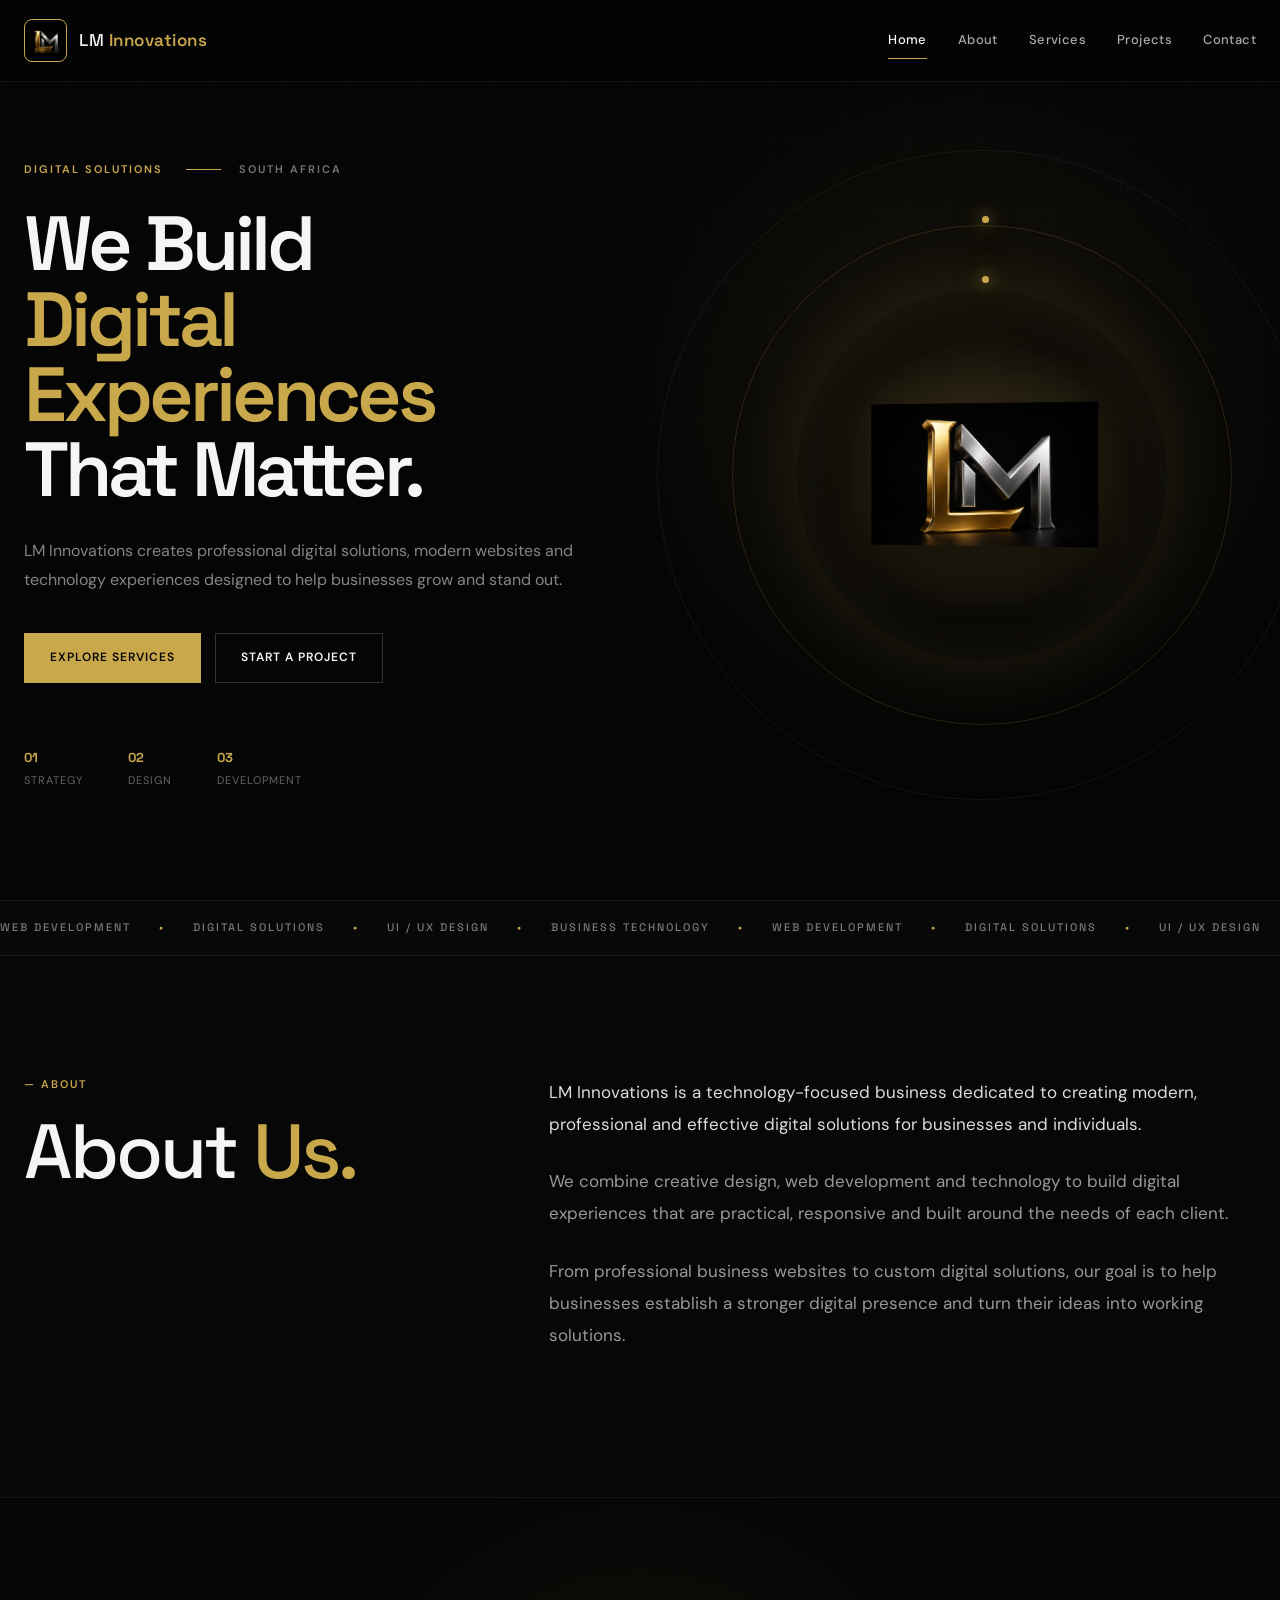
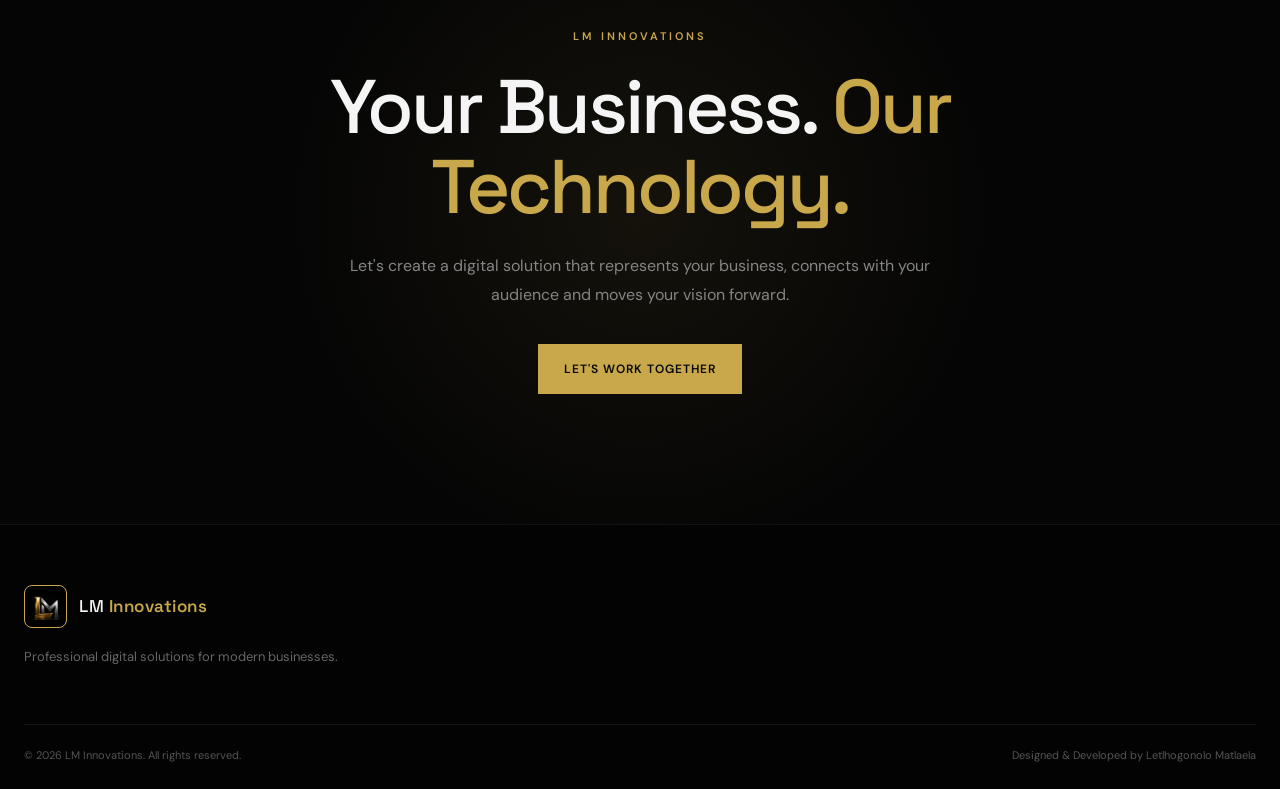
<file: index.html>
<!DOCTYPE html>
<html lang="en">
<head>
    <meta charset="UTF-8">
    <meta name="viewport" content="width=device-width, initial-scale=1.0">

    <title>LM Innovations | Digital Solutions</title>

    <meta name="description"
          content="LM Innovations provides professional digital solutions, web development and technology services for modern businesses.">

    <!-- Google Fonts -->
    <link rel="preconnect" href="https://fonts.googleapis.com">
    <link rel="preconnect" href="https://fonts.gstatic.com" crossorigin>

    <link href="https://fonts.googleapis.com/css2?family=DM+Sans:wght@400;500;600;700&family=Space+Grotesk:wght@400;500;600;700&display=swap"
          rel="stylesheet">

    <!-- Main CSS -->
    <link rel="stylesheet" href="style.css">
</head>

<body>

    <!-- ================= HEADER ================= -->
    <header class="header" id="header">

        <div class="header-inner">

            <!-- Logo / Brand -->
            <a href="index.html" class="brand" aria-label="LM Innovations Home">

                <span class="brand-mark">
                    <img src="images/logo.png"
                         alt="LM Innovations Logo">
                </span>

                <span class="brand-name">
                    LM <b>Innovations</b>
                </span>

            </a>

            <!-- Navigation -->
            <nav class="nav" id="nav">

                <a href="index.html" class="active">
                    Home
                </a>

                <a href="#about">
                    About
                </a>

                <a href="services.html">
                    Services
                </a>

                <a href="projects.html">
                    Projects
                </a>

                <a href="contact.html">
                    Contact
                </a>

            </nav>

            <!-- Mobile Menu -->
            <button class="menu-toggle"
                    id="menuToggle"
                    aria-label="Open navigation menu"
                    aria-expanded="false">

                <span></span>
                <span></span>
                <span></span>

            </button>

        </div>

    </header>


    <!-- ================= MAIN ================= -->
    <main>

        <!-- ================= HERO ================= -->
        <section class="hero" id="home">

            <div class="hero-grid">

                <!-- Hero Text -->
                <div class="hero-content reveal">

                    <div class="eyebrow">

                        <span>
                            DIGITAL SOLUTIONS
                        </span>

                        <span>
                            SOUTH AFRICA
                        </span>

                    </div>


                    <h1>
                        We Build
                        <em>Digital Experiences</em>
                        That Matter.
                    </h1>


                    <p class="hero-copy">
                        LM Innovations creates professional digital
                        solutions, modern websites and technology
                        experiences designed to help businesses
                        grow and stand out.
                    </p>


                    <div class="hero-actions">

                        <a href="services.html"
                           class="btn btn-gold">
                            Explore Services
                        </a>

                        <a href="contact.html"
                           class="btn btn-outline">
                            Start A Project
                        </a>

                    </div>


                    <div class="hero-meta">

                        <div>
                            <strong>01</strong>
                            <span>Strategy</span>
                        </div>

                        <div>
                            <strong>02</strong>
                            <span>Design</span>
                        </div>

                        <div>
                            <strong>03</strong>
                            <span>Development</span>
                        </div>

                    </div>

                </div>


                <!-- Hero Visual -->
                <div class="hero-visual reveal">

                    <div class="tech-ring ring-one"></div>

                    <div class="tech-ring ring-two"></div>


                    <div class="lm-3d">

                        <img src="images/logo.png"
                             alt="LM Innovations"
                             class="business-logo-hero">

                    </div>

                </div>

            </div>

        </section>


        <!-- ================= TICKER ================= -->
        <div class="ticker">

            <div class="ticker-track">

                <span>WEB DEVELOPMENT</span>
                <span>•</span>
                <span>DIGITAL SOLUTIONS</span>
                <span>•</span>
                <span>UI / UX DESIGN</span>
                <span>•</span>
                <span>BUSINESS TECHNOLOGY</span>
                <span>•</span>
                <span>WEB DEVELOPMENT</span>
                <span>•</span>
                <span>DIGITAL SOLUTIONS</span>
                <span>•</span>
                <span>UI / UX DESIGN</span>
                <span>•</span>
                <span>BUSINESS TECHNOLOGY</span>
                <span>•</span>

            </div>

        </div>


        <!-- ================= ABOUT ================= -->
        <section class="section about" id="about">

            <div class="about-grid">

                <!-- Heading -->
                <div class="about-heading reveal">

                    <span class="section-label">
                         — ABOUT
                    </span>

                    <h2>
                        About
                        <em>Us.</em>
                    </h2>

                </div>


                <!-- Content -->
                <div class="about-content reveal">

                    <p>
                        LM Innovations is a technology-focused business
                        dedicated to creating modern, professional and
                        effective digital solutions for businesses and
                        individuals.
                    </p>

                    <p>
                        We combine creative design, web development and
                        technology to build digital experiences that are
                        practical, responsive and built around the needs
                        of each client.
                    </p>

                    <p>
                        From professional business websites to custom
                        digital solutions, our goal is to help businesses
                        establish a stronger digital presence and turn
                        their ideas into working solutions.
                    </p>

                </div>

            </div>

        </section>


        <!-- ================= STATEMENT ================= -->
        <section class="statement">

            <div class="statement-inner reveal">

                <span class="statement-label">
                    LM INNOVATIONS
                </span>

                <h2>
                    Your Business.
                    <em>Our Technology.</em>
                </h2>

                <p>
                    Let's create a digital solution that represents
                    your business, connects with your audience and
                    moves your vision forward.
                </p>

                <a href="contact.html"
                   class="btn btn-gold">
                    Let's Work Together
                </a>

            </div>

        </section>

    </main>


    <!-- ================= FOOTER ================= -->
    <footer class="footer">

        <div class="footer-inner">

            <div class="footer-brand">

                <a href="index.html"
                   class="brand"
                   aria-label="LM Innovations Home">

                    <span class="brand-mark">
                        <img src="images/logo.png"
                             alt="LM Innovations Logo">
                    </span>

                    <span class="brand-name">
                        LM <b>Innovations</b>
                    </span>

                </a>

                <p>
                    Professional digital solutions for modern
                    businesses.
                </p>

            </div>


            <div class="footer-bottom">

                <span>
                    © <span id="year"></span>
                    LM Innovations. All rights reserved.
                </span>
                <span>
                    Designed & Developed by
                    <a href="https://www.linkedin.com/in/tlhogiimatlaela/"
                       target="_blank"
                       rel="noopener noreferrer">
                        Letlhogonolo Matlaela
                    </a>
                </span>
            </div>

        </div>

    </footer>


    <!-- Cursor Glow -->
    <div class="cursor-glow"></div>


    <!-- JavaScript -->
    <script src="script.js"></script>

</body>
</html>
</file>
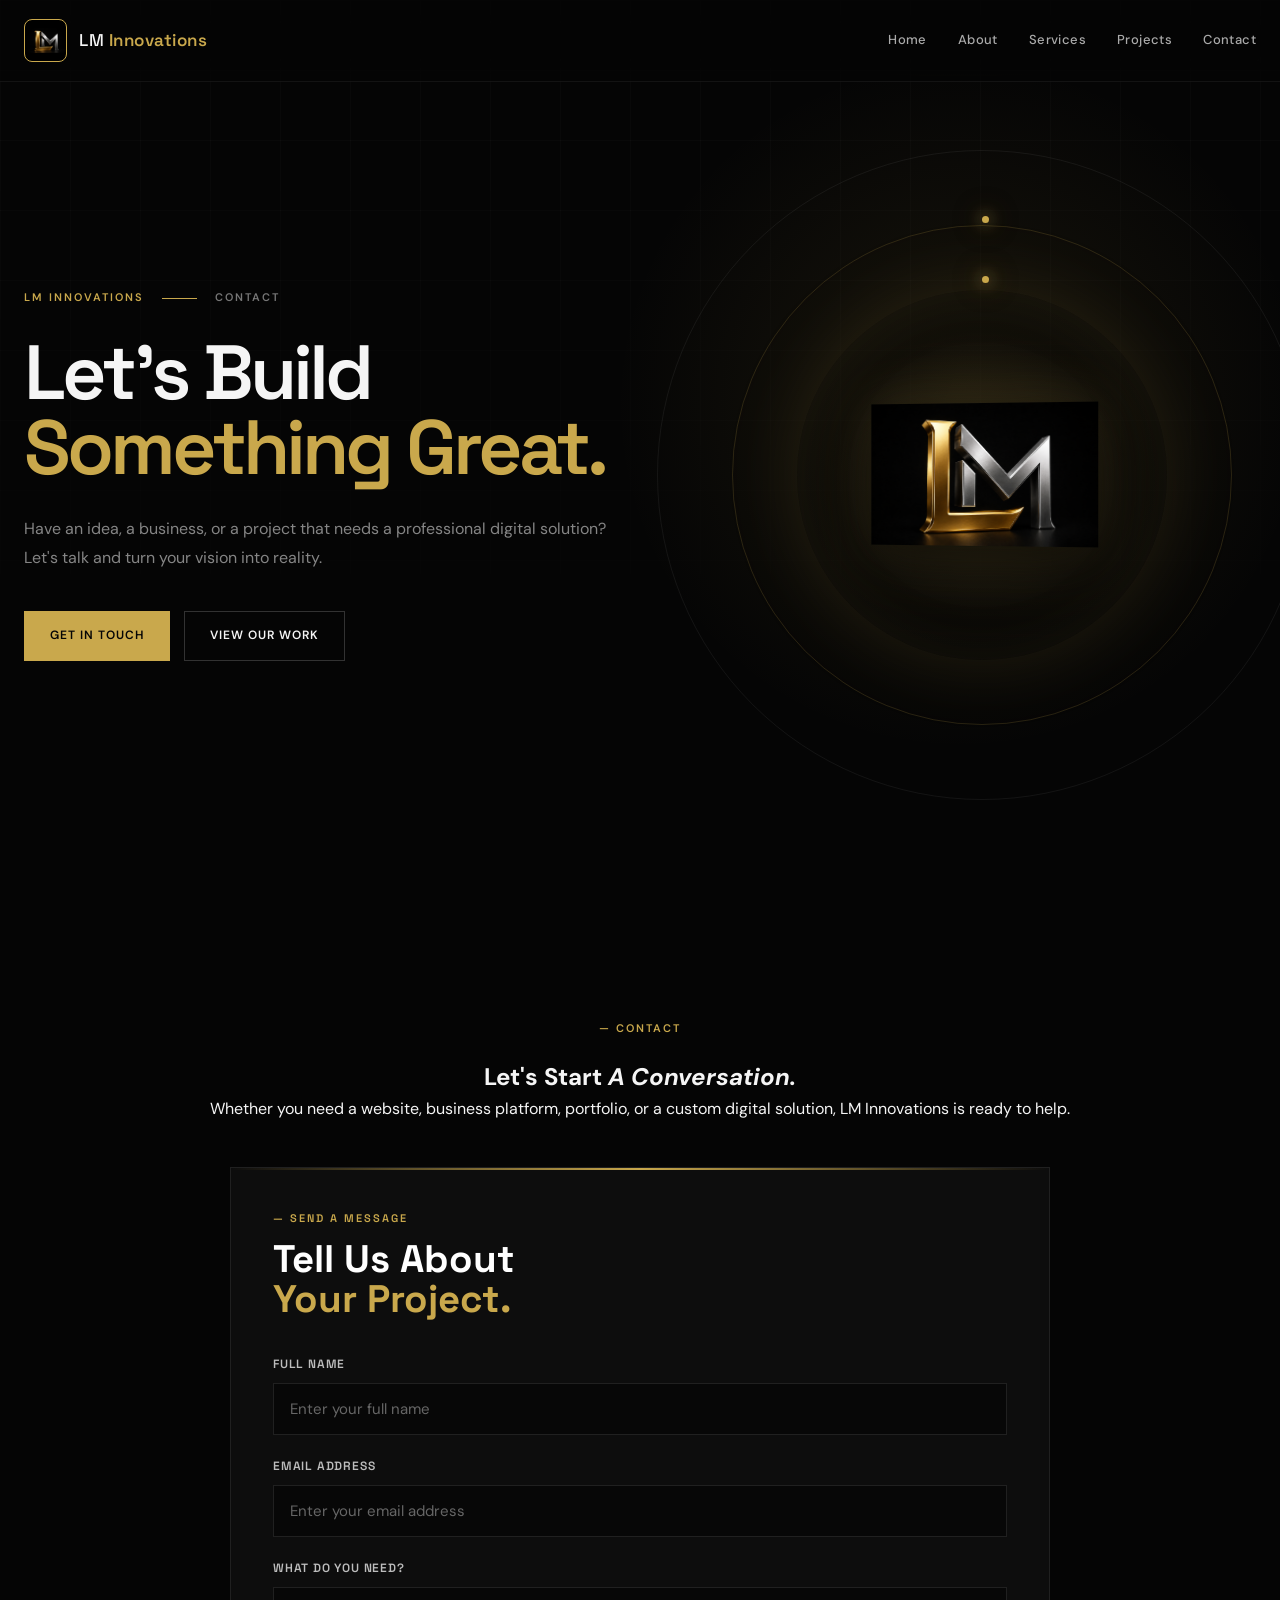
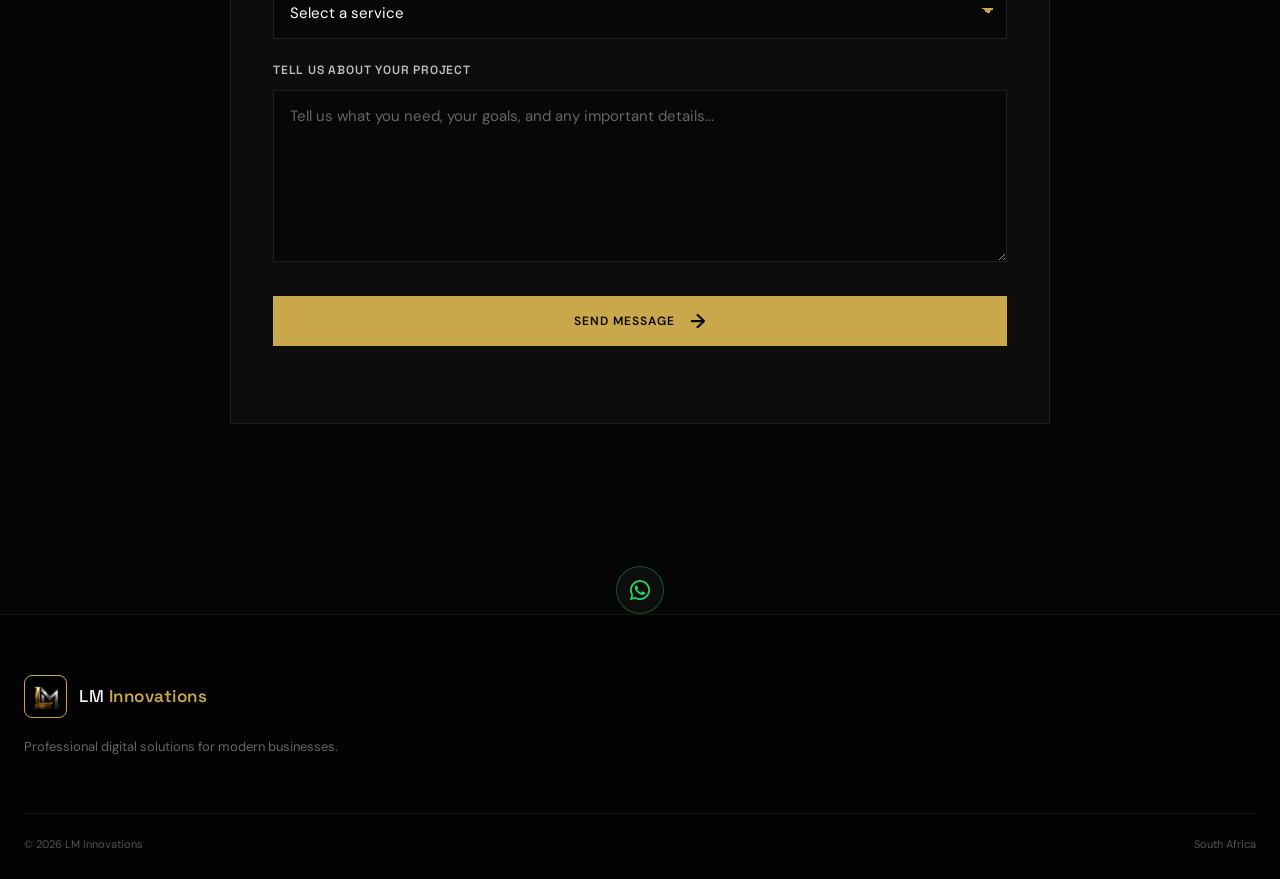
<file: contact.html>
<!DOCTYPE html>
<html lang="en">
<head>
    <meta charset="UTF-8">
    <meta name="viewport" content="width=device-width, initial-scale=1.0">

    <title>Contact | LM Innovations</title>

    <link rel="preconnect" href="https://fonts.googleapis.com">
    <link rel="preconnect" href="https://fonts.gstatic.com" crossorigin>
    <link href="https://fonts.googleapis.com/css2?family=DM+Sans:wght@400;500;600;700&family=Space+Grotesk:wght@400;500;600;700&display=swap" rel="stylesheet">
    <link rel="stylesheet" href="style.css">
    <link rel="stylesheet"
      href="https://cdnjs.cloudflare.com/ajax/libs/font-awesome/6.7.2/css/all.min.css">
</head>

<body>

<header class="header" id="header">
    <div class="header-inner">

        <a href="index.html" class="brand" aria-label="LM Innovations Home">
            <span class="brand-mark">
                <img src="images/logo.png" alt="LM Innovations Logo">
            </span>

            <span class="brand-name">
                LM <b>Innovations</b>
            </span>
        </a>

        <nav class="nav" id="nav">
            <a href="index.html">Home</a>
            <a href="index.html#about">About</a>
            <a href="services.html">Services</a>
            <a href="projects.html">Projects</a>
            <a href="contact.html" class="active">Contact</a>
        </nav>

        <button class="menu-toggle" id="menuToggle" aria-label="Open navigation">
            <span></span>
            <span></span>
            <span></span>
        </button>

    </div>
</header>


<main>

    <!-- CONTACT HERO -->
    <section class="hero contact-hero" id="contact-home">

        <div class="hero-grid">

            <div class="hero-content reveal">

                <div class="eyebrow">
                    <span>LM INNOVATIONS</span>
                    <span>CONTACT</span>
                </div>

                <h1>
                    Let's Build
                    <em>Something Great.</em>
                </h1>

                <p class="hero-copy">
                    Have an idea, a business, or a project that needs a
                    professional digital solution? Let's talk and turn your
                    vision into reality.
                </p>

                <div class="hero-actions">
                    <a href="#contact" class="btn btn-gold">
                        Get In Touch
                    </a>

                    <a href="projects.html" class="btn btn-outline">
                        View Our Work
                    </a>
                </div>

            </div>


            <div class="hero-visual reveal">

                <div class="tech-ring ring-one"></div>
                <div class="tech-ring ring-two"></div>

                <div class="lm-3d">
                    <img
                        src="images/logo.png"
                        alt="LM Innovations Logo"
                        class="business-logo-hero"
                    >
                </div>

            </div>

        </div>

    </section>


    <!-- CONTACT SECTION -->
    <section class="section contact" id="contact">

        <di class="contact-grid">

            <!-- CONTACT INFORMATION -->
            <div class="contact-info reveal">

                <div class="section-label">
                     — CONTACT
                </div>

                <h2>
                    Let's Start
                    <em>A Conversation.</em>
                </h2>

                <p>
                    Whether you need a website, business platform,
                    portfolio, or a custom digital solution, LM Innovations
                    is ready to help.
                </p>


<div class="contact-form-wrap reveal">

    <div class="form-heading">
        <span> — SEND A MESSAGE</span>

        <h3>
            Tell Us About
            <em>Your Project.</em>
        </h3>
    </div>

    <form id="contactForm">

        <!-- NAME -->
        <div class="form-group">
            <label for="name">Full Name</label>

            <input
                type="text"
                id="name"
                name="name"
                placeholder="Enter your full name"
                autocomplete="name"
                required
            >
        </div>


        <!-- EMAIL -->
        <div class="form-group">
            <label for="email">Email Address</label>

            <input
                type="email"
                id="email"
                name="email"
                placeholder="Enter your email address"
                autocomplete="email"
                required
            >
        </div>

        <!-- SERVICE -->
        <div class="form-group">
            <label for="service">What Do You Need?</label>

            <select id="service" name="service" required>

                <option value="" disabled selected>
                    Select a service
                </option>

                <option value="Website Design">
                    Website Design
                </option>


                <option value="Business Website">
                    Business Website
                </option>


                <option value="Portfolio Website">
                    Portfolio Website
                </option>


            </select>
        </div>


        <!-- MESSAGE -->
        <div class="form-group">
            <label for="message">Tell Us About Your Project</label>

            <textarea
                id="message"
                name="message"
                rows="7"
                placeholder="Tell us what you need, your goals, and any important details..."
                required
            ></textarea>
        </div>


        <!-- SUBMIT -->
        <button
            type="submit"
            class="btn btn-gold form-submit"
        >
            Send Message
            <span>→</span>
        </button>


        <!-- STATUS MESSAGE -->
        <p
            id="formNote"
            class="form-note"
            aria-live="polite"
        ></p>

    </form>

</div>

            </div>

        </di>

    </section>
<div class="whatsapp-contact">
    <a href="https://wa.me/27744988560"
       target="_blank"
       rel="noopener"
       aria-label="Contact LM Innovations on WhatsApp">
        <i class="fa-brands fa-whatsapp"></i>
    </a>
</div>
</main>


<footer class="footer">

    <div class="footer-inner">

        <div class="footer-brand">

            <a href="index.html" class="brand">

                <span class="brand-mark">
                    <img
                        src="images/logo.png"
                        alt="LM Innovations Logo"
                    >
                </span>

                <span class="brand-name">
                    LM <b>Innovations</b>
                </span>

            </a>

            <p>
                Professional digital solutions for modern businesses.
            </p>

        </div>


        <div class="footer-bottom">

            <span>
                © <span id="year"></span> LM Innovations
            </span>

            <span>
                South Africa
            </span>

        </div>

    </div>

</footer>


<div class="cursor-glow" id="cursorGlow"></div>

<script src="script.js"></script>

</body>
</html>
</file>
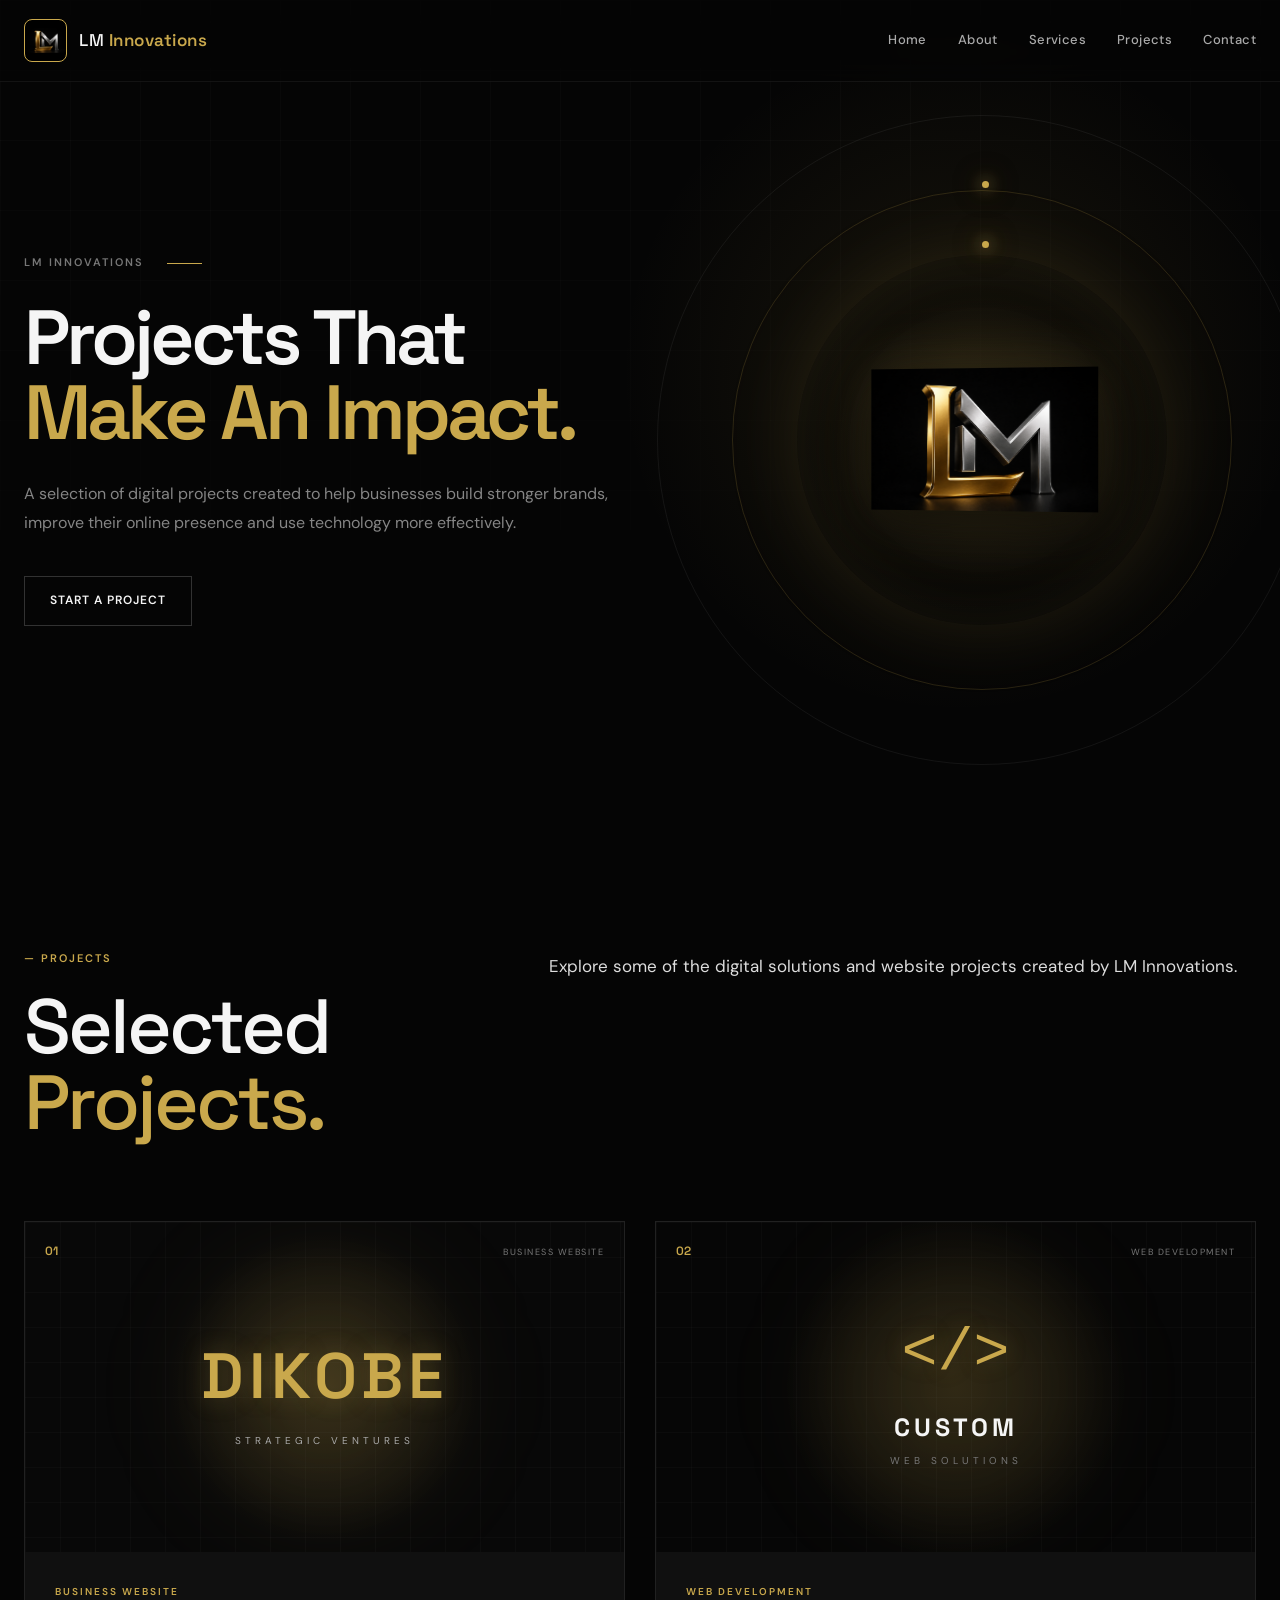
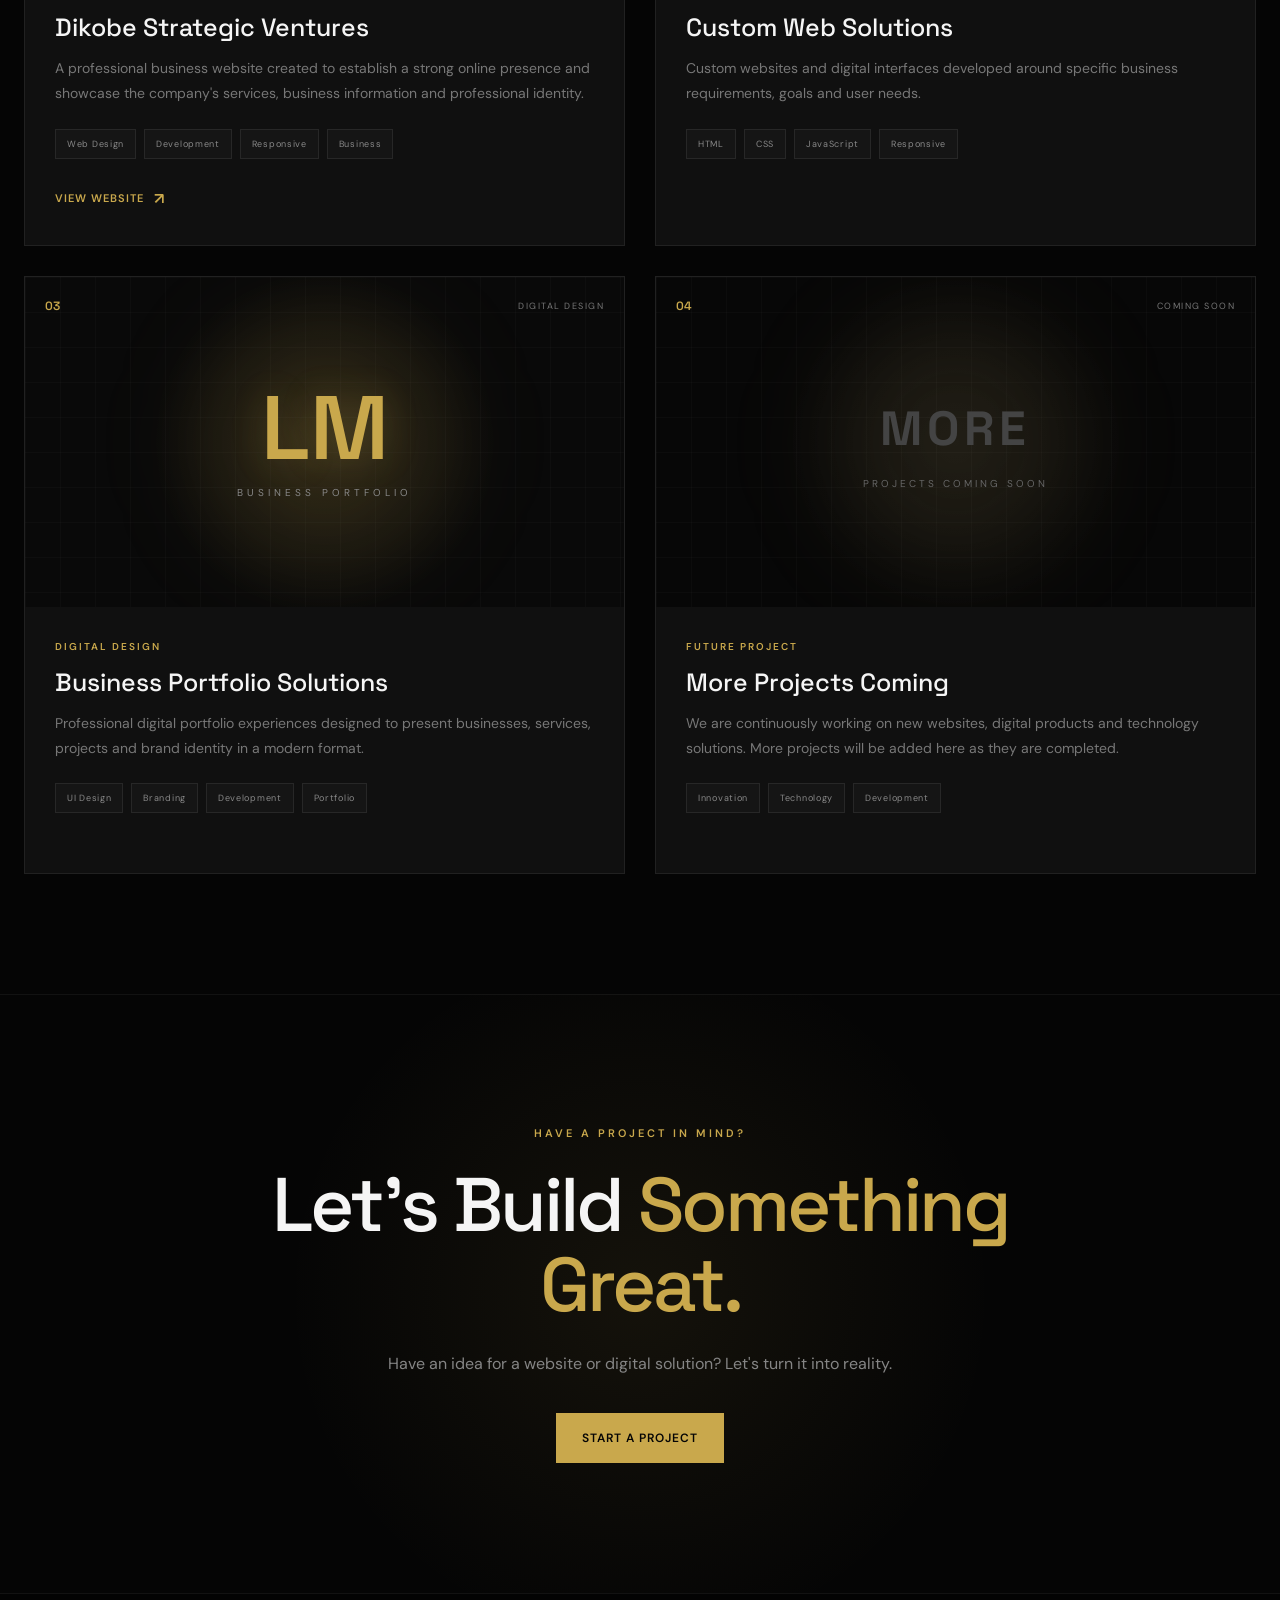
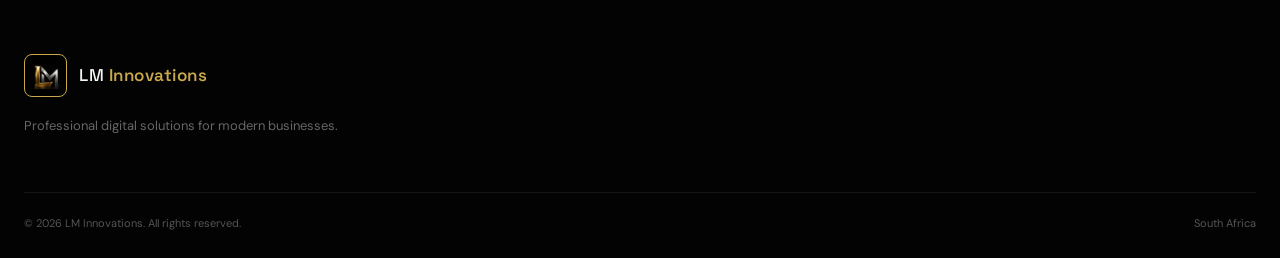
<file: projects.html>
<!DOCTYPE html>
<html lang="en">
<head>
    <meta charset="UTF-8">
    <meta name="viewport" content="width=device-width, initial-scale=1.0">

    <title>Projects | LM Innovations</title>

    <meta name="description"
          content="Explore selected web development and digital projects by LM Innovations.">

    <!-- Google Fonts -->
    <link rel="preconnect" href="https://fonts.googleapis.com">
    <link rel="preconnect" href="https://fonts.gstatic.com" crossorigin>

    <link href="https://fonts.googleapis.com/css2?family=DM+Sans:wght@400;500;600;700&family=Space+Grotesk:wght@400;500;600;700&display=swap"
          rel="stylesheet">

    <!-- Main CSS -->
    <link rel="stylesheet" href="style.css">
</head>

<body>

    <!-- ================= HEADER ================= -->
    <header class="header" id="header">

        <div class="header-inner">

            <a href="index.html"
               class="brand"
               aria-label="LM Innovations Home">

                <span class="brand-mark">
                    <img src="images/logo.png"
                         alt="LM Innovations Logo">
                </span>

                <span class="brand-name">
                    LM <b>Innovations</b>
                </span>

            </a>


            <!-- Navigation -->
            <nav class="nav" id="nav">

                <a href="index.html">
                    Home
                </a>

                <a href="index.html#about">
                    About
                </a>

                <a href="services.html">
                    Services
                </a>

                <a href="projects.html" class="active">
                    Projects
                </a>

                <a href="contact.html">
                    Contact
                </a>

            </nav>


            <!-- Mobile Menu -->
            <button class="menu-toggle"
                    id="menuToggle"
                    aria-label="Open navigation menu"
                    aria-expanded="false">

                <span></span>
                <span></span>
                <span></span>

            </button>

        </div>

    </header>


    <!-- ================= MAIN ================= -->
    <main>

        <!-- ================= HERO ================= -->
        <section class="hero" id="projects-home">

            <div class="hero-grid">

                <div class="hero-content reveal">

                    <div class="eyebrow">

                        <span>
                            LM INNOVATIONS
                        </span>


                    </div>


                    <h1>
                        Projects That
                        <em>Make An Impact.</em>
                    </h1>


                    <p class="hero-copy">
                        A selection of digital projects created to
                        help businesses build stronger brands,
                        improve their online presence and use
                        technology more effectively.
                    </p>


                    <div class="hero-actions">

                        <a href="contact.html"
                           class="btn btn-outline">
                            Start A Project
                        </a>

                    </div>

                </div>


                <!-- Hero Visual -->
                <div class="hero-visual reveal">

                    <div class="tech-ring ring-one"></div>

                    <div class="tech-ring ring-two"></div>

                    <div class="lm-3d">

                        <img src="images/logo.png"
                             alt="LM Innovations"
                             class="business-logo-hero">

                    </div>

                </div>

            </div>

        </section>


        <!-- ================= PROJECTS ================= -->
        <section class="section projects"
                 id="portfolio">

            <div class="about-grid">

                <div class="about-heading reveal">

                    <span class="section-label">
                        — PROJECTS
                    </span>

                    <h2>
                        Selected
                        <em>Projects.</em>
                    </h2>

                </div>


                <div class="about-content reveal">

                    <p>
                        Explore some of the digital solutions and
                        website projects created by LM Innovations.
                    </p>

                </div>

            </div>


            <!-- ================= PROJECT GRID ================= -->
            <div class="projects-grid">


                <!-- PROJECT 01 -->
                <article class="project-card reveal">

                    <div class="project-image project-art-one">

                        <div class="project-overlay">

                            <span class="project-number">
                                01
                            </span>

                            <span class="project-category">
                                BUSINESS WEBSITE
                            </span>

                        </div>

                        <div class="project-brand">

                            <strong>
                                DIKOBE
                            </strong>

                            <span>
                                STRATEGIC VENTURES
                            </span>

                        </div>

                    </div>


                    <div class="project-info">

                        <span class="project-category">
                            BUSINESS WEBSITE
                        </span>

                        <h3>
                            Dikobe Strategic Ventures
                        </h3>

                        <p>
                            A professional business website created
                            to establish a strong online presence and
                            showcase the company's services, business
                            information and professional identity.
                        </p>


                        <div class="project-tags">

                            <span>Web Design</span>
                            <span>Development</span>
                            <span>Responsive</span>
                            <span>Business</span>

                        </div>


                        <a href="https://tlhogii401.github.io/kabeloDikobe/"
                           class="project-link"
                           target="_blank"
                           rel="noopener noreferrer">

                            View Website
                            <span>↗</span>

                        </a>

                    </div>

                </article>


                <!-- PROJECT 02 -->
                <article class="project-card reveal">

                    <div class="project-image project-art-two">

                        <div class="project-overlay">

                            <span class="project-number">
                                02
                            </span>

                            <span class="project-category">
                                WEB DEVELOPMENT
                            </span>

                        </div>

                        <div class="project-code">

                            <span>&lt;/&gt;</span>

                            <strong>
                                CUSTOM
                            </strong>

                            <span>
                                WEB SOLUTIONS
                            </span>

                        </div>

                    </div>


                    <div class="project-info">

                        <span class="project-category">
                            WEB DEVELOPMENT
                        </span>

                        <h3>
                            Custom Web Solutions
                        </h3>

                        <p>
                            Custom websites and digital interfaces
                            developed around specific business
                            requirements, goals and user needs.
                        </p>


                        <div class="project-tags">

                            <span>HTML</span>
                            <span>CSS</span>
                            <span>JavaScript</span>
                            <span>Responsive</span>

                        </div>

                    </div>

                </article>


                <!-- PROJECT 03 -->
                <article class="project-card reveal">

                    <div class="project-image project-art-three">

                        <div class="project-overlay">

                            <span class="project-number">
                                03
                            </span>

                            <span class="project-category">
                                DIGITAL DESIGN
                            </span>

                        </div>

                        <div class="project-brand">

                            <strong>
                                LM
                            </strong>

                            <span>
                                BUSINESS PORTFOLIO
                            </span>

                        </div>

                    </div>


                    <div class="project-info">

                        <span class="project-category">
                            DIGITAL DESIGN
                        </span>

                        <h3>
                            Business Portfolio Solutions
                        </h3>

                        <p>
                            Professional digital portfolio experiences
                            designed to present businesses, services,
                            projects and brand identity in a modern
                            format.
                        </p>


                        <div class="project-tags">

                            <span>UI Design</span>
                            <span>Branding</span>
                            <span>Development</span>
                            <span>Portfolio</span>

                        </div>

                    </div>

                </article>


                <!-- PROJECT 04 -->
                <article class="project-card reveal">

                    <div class="project-image project-art-four">

                        <div class="project-overlay">

                            <span class="project-number">
                                04
                            </span>

                            <span class="project-category">
                                COMING SOON
                            </span>

                        </div>

                        <div class="project-coming">

                            <strong>
                                MORE
                            </strong>

                            <span>
                                PROJECTS COMING SOON
                            </span>

                        </div>

                    </div>


                    <div class="project-info">

                        <span class="project-category">
                            FUTURE PROJECT
                        </span>

                        <h3>
                            More Projects Coming
                        </h3>

                        <p>
                            We are continuously working on new
                            websites, digital products and technology
                            solutions. More projects will be added
                            here as they are completed.
                        </p>


                        <div class="project-tags">

                            <span>Innovation</span>
                            <span>Technology</span>
                            <span>Development</span>

                        </div>

                    </div>

                </article>


            </div>

        </section>


        <!-- ================= CTA ================= -->
        <section class="statement">

            <div class="statement-inner reveal">

                <span class="statement-label">
                    HAVE A PROJECT IN MIND?
                </span>

                <h2>
                    Let's Build
                    <em>Something Great.</em>
                </h2>

                <p>
                    Have an idea for a website or digital solution?
                    Let's turn it into reality.
                </p>

                <a href="contact.html"
                   class="btn btn-gold">
                    Start A Project
                </a>

            </div>

        </section>

    </main>


    <!-- ================= FOOTER ================= -->
    <footer class="footer">

        <div class="footer-inner">

            <div class="footer-brand">

                <a href="index.html"
                   class="brand"
                   aria-label="LM Innovations Home">

                    <span class="brand-mark">

                        <img src="images/logo.png"
                             alt="LM Innovations Logo">

                    </span>

                    <span class="brand-name">
                        LM <b>Innovations</b>
                    </span>

                </a>

                <p>
                    Professional digital solutions for modern
                    businesses.
                </p>

            </div>


            <div class="footer-bottom">

                <span>
                    © <span id="year"></span>
                    LM Innovations. All rights reserved.
                </span>

                <span>
                    South Africa
                </span>

            </div>

        </div>

    </footer>


    <!-- Cursor Glow -->
    <div class="cursor-glow"></div>


    <!-- JavaScript -->
    <script src="script.js"></script>

</body>
</html>
</file>
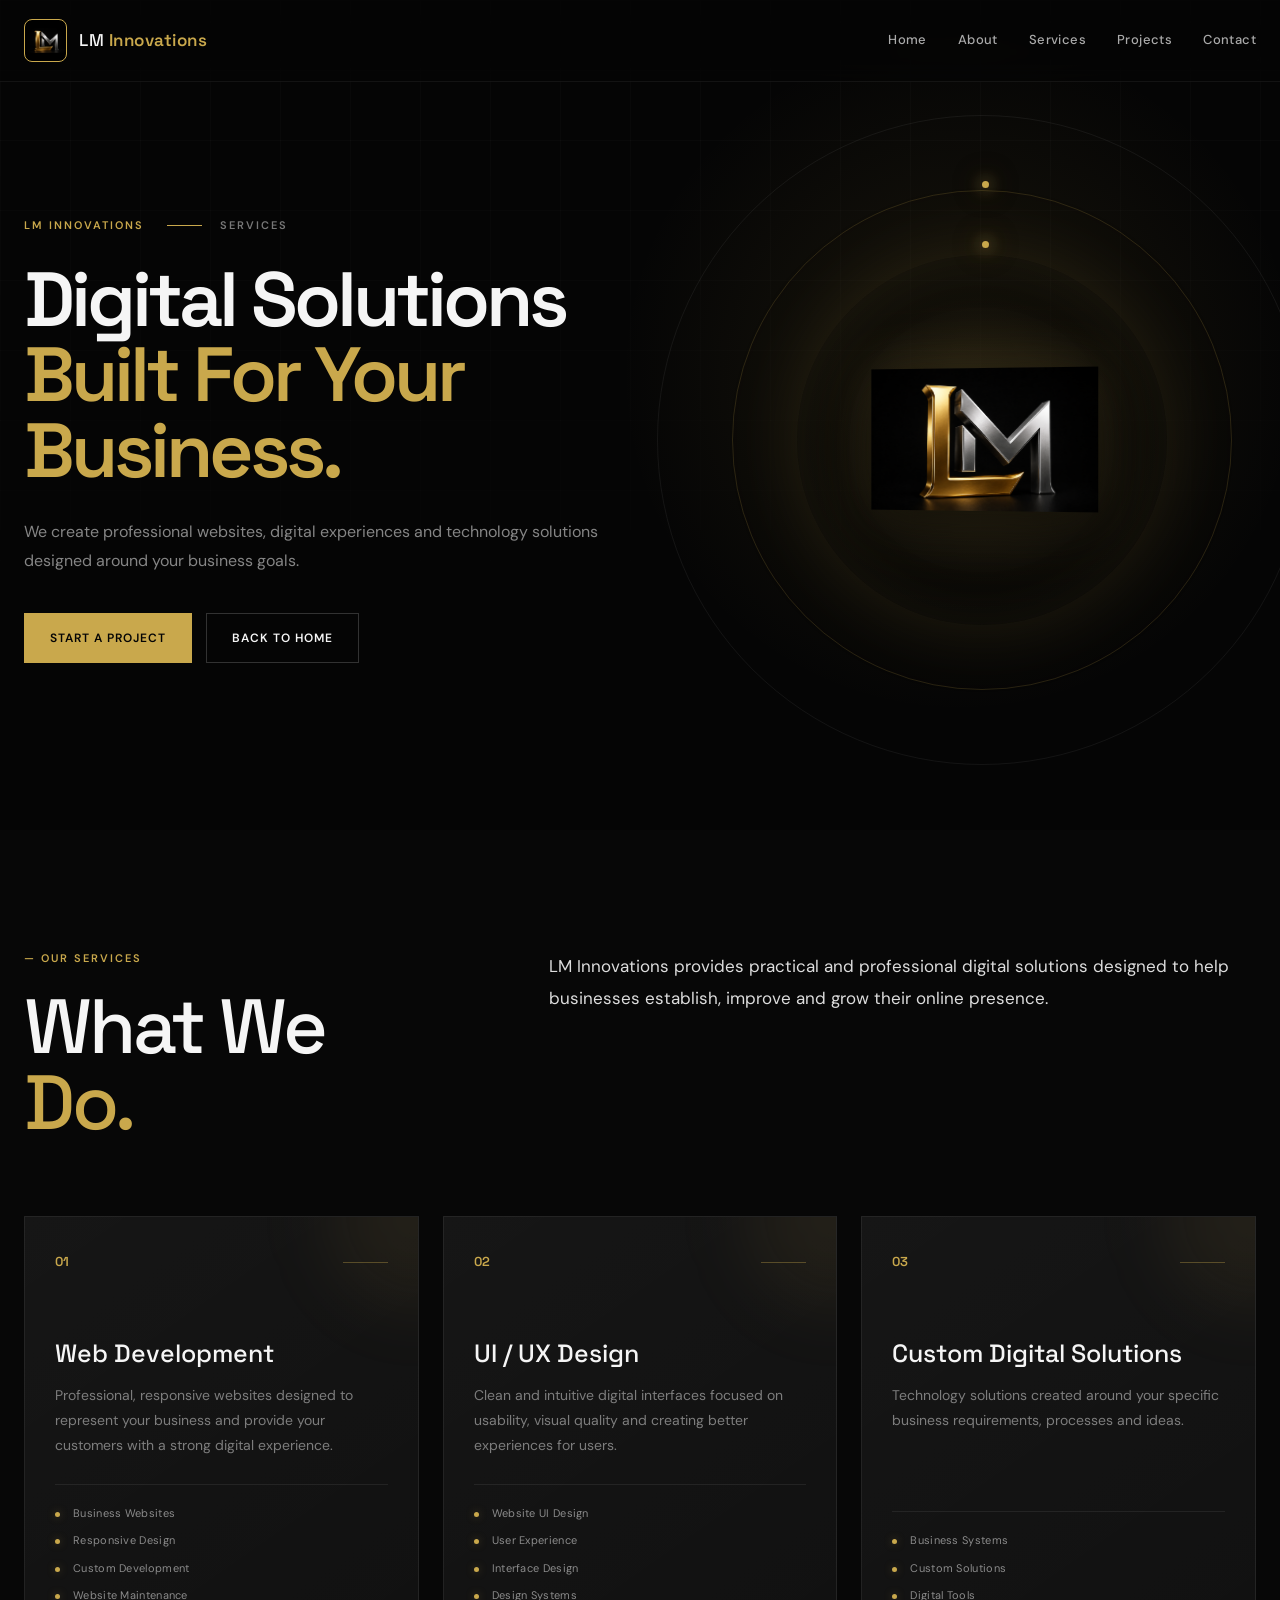
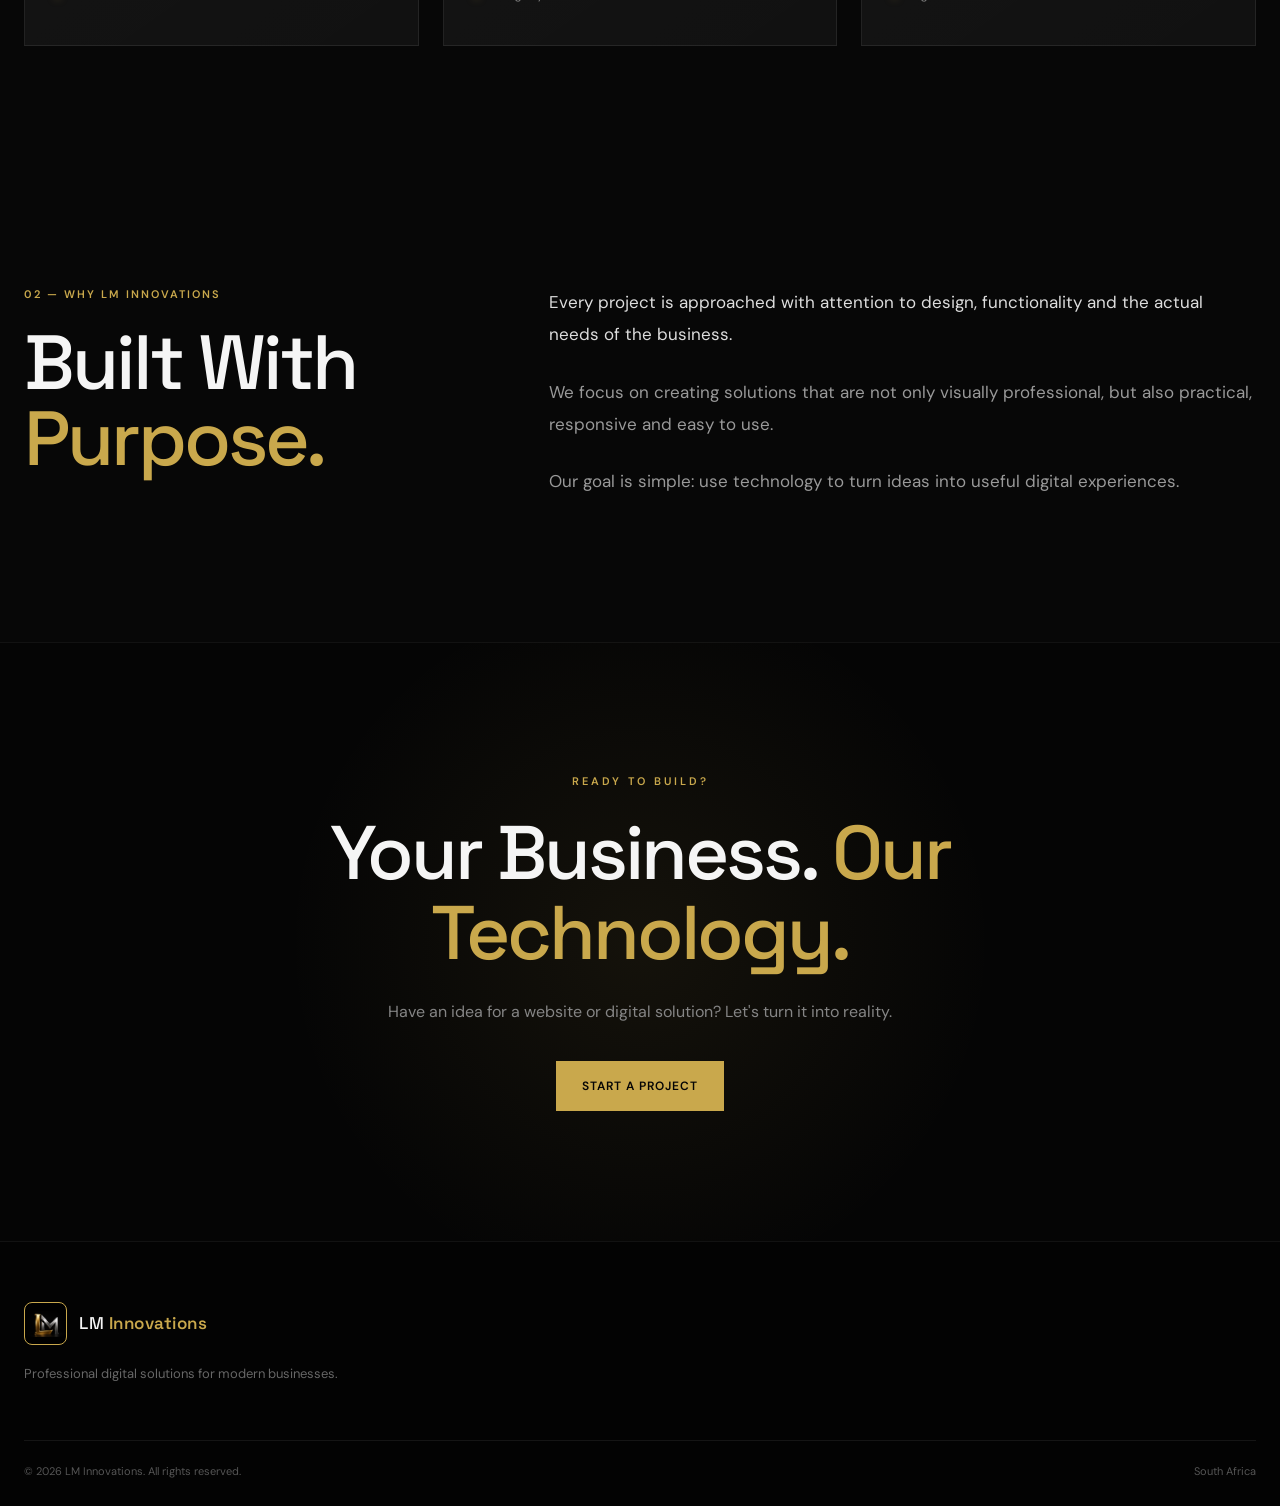
<file: services.html>
<!DOCTYPE html>
<html lang="en">
<head>
    <meta charset="UTF-8">
    <meta name="viewport" content="width=device-width, initial-scale=1.0">

    <title>Services | LM Innovations</title>

    <meta name="description"
          content="Explore the digital solutions and technology services offered by LM Innovations.">

    <!-- Google Fonts -->
    <link rel="preconnect" href="https://fonts.googleapis.com">
    <link rel="preconnect" href="https://fonts.gstatic.com" crossorigin>

    <link href="https://fonts.googleapis.com/css2?family=DM+Sans:wght@400;500;600;700&family=Space+Grotesk:wght@400;500;600;700&display=swap"
          rel="stylesheet">

    <!-- Main CSS -->
    <link rel="stylesheet" href="style.css">
</head>

<body>

    <!-- ================= HEADER ================= -->
    <header class="header" id="header">

        <div class="header-inner">

            <a href="index.html"
               class="brand"
               aria-label="LM Innovations Home">

                <span class="brand-mark">
                    <img src="images/logo.png"
                         alt="LM Innovations Logo">
                </span>

                <span class="brand-name">
                    LM <b>Innovations</b>
                </span>

            </a>


            <!-- Navigation -->
            <nav class="nav" id="nav">

                <a href="index.html">
                    Home
                </a>

                <a href="index.html#about">
                    About
                </a>

                <a href="services.html" class="active">
                    Services
                </a>

                <a href="projects.html">
                    Projects
                </a>

                <a href="contact.html">
                    Contact
                </a>

            </nav>


            <!-- Mobile Menu -->
            <button class="menu-toggle"
                    id="menuToggle"
                    aria-label="Open navigation menu"
                    aria-expanded="false">

                <span></span>
                <span></span>
                <span></span>

            </button>

        </div>

    </header>


    <!-- ================= MAIN ================= -->
    <main>

        <!-- ================= HERO ================= -->
        <section class="hero" id="services-home">

            <div class="hero-grid">

                <div class="hero-content reveal">

                    <div class="eyebrow">

                        <span>
                            LM INNOVATIONS
                        </span>

                        <span>
                            SERVICES
                        </span>

                    </div>


                    <h1>
                        Digital Solutions
                        <em>Built For Your Business.</em>
                    </h1>


                    <p class="hero-copy">
                        We create professional websites, digital
                        experiences and technology solutions designed
                        around your business goals.
                    </p>


                    <div class="hero-actions">

                        <a href="contact.html"
                           class="btn btn-gold">
                            Start A Project
                        </a>

                        <a href="index.html"
                           class="btn btn-outline">
                            Back To Home
                        </a>

                    </div>

                </div>


                <!-- Hero Visual -->
                <div class="hero-visual reveal">

                    <div class="tech-ring ring-one"></div>

                    <div class="tech-ring ring-two"></div>

                    <div class="lm-3d">

                        <img src="images/logo.png"
                             alt="LM Innovations"
                             class="business-logo-hero">

                    </div>

                </div>

            </div>

        </section>


        <!-- ================= SERVICES ================= -->
        <section class="section services"
                 id="services">

            <div class="about-grid">

                <div class="about-heading reveal">

                    <span class="section-label">
                        — OUR SERVICES
                    </span>

                    <h2>
                        What We
                        <em>Do.</em>
                    </h2>

                </div>


                <div class="about-content reveal">

                    <p>
                        LM Innovations provides practical and
                        professional digital solutions designed to
                        help businesses establish, improve and grow
                        their online presence.
                    </p>

                </div>

            </div>


            <!-- Service Cards -->
            <div class="service-grid">


                <!-- Service 01 -->
                <article class="service-card reveal">

                    <span class="service-number">
                        01
                    </span>

                    <h3>
                        Web Development
                    </h3>

                    <p>
                        Professional, responsive websites designed
                        to represent your business and provide your
                        customers with a strong digital experience.
                    </p>

                    <ul class="service-list">

                        <li>
                            Business Websites
                        </li>

                        <li>
                            Responsive Design
                        </li>

                        <li>
                            Custom Development
                        </li>

                        <li>
                            Website Maintenance
                        </li>

                    </ul>

                </article>


                <!-- Service 02 -->
                <article class="service-card reveal">

                    <span class="service-number">
                        02
                    </span>

                    <h3>
                        UI / UX Design
                    </h3>

                    <p>
                        Clean and intuitive digital interfaces
                        focused on usability, visual quality and
                        creating better experiences for users.
                    </p>

                    <ul class="service-list">

                        <li>
                            Website UI Design
                        </li>

                        <li>
                            User Experience
                        </li>

                        <li>
                            Interface Design
                        </li>

                        <li>
                            Design Systems
                        </li>

                    </ul>

                </article>


                <!-- Service 03 -->
                <article class="service-card reveal">

                    <span class="service-number">
                        03
                    </span>

                    <h3>
                        Custom Digital Solutions
                    </h3>

                    <p>
                        Technology solutions created around your
                        specific business requirements, processes
                        and ideas.
                    </p>

                    <ul class="service-list">

                        <li>
                            Business Systems
                        </li>

                        <li>
                            Custom Solutions
                        </li>

                        <li>
                            Digital Tools
                        </li>

                    </ul>

                </article>


            </div>

        </section>


        <!-- ================= WHY LM ================= -->
        <section class="section about">

            <div class="about-grid">

                <div class="about-heading reveal">

                    <span class="section-label">
                        02 — WHY LM INNOVATIONS
                    </span>

                    <h2>
                        Built With
                        <em>Purpose.</em>
                    </h2>

                </div>


                <div class="about-content reveal">

                    <p>
                        Every project is approached with attention
                        to design, functionality and the actual needs
                        of the business.
                    </p>

                    <p>
                        We focus on creating solutions that are not
                        only visually professional, but also practical,
                        responsive and easy to use.
                    </p>

                    <p>
                        Our goal is simple: use technology to turn
                        ideas into useful digital experiences.
                    </p>

                </div>

            </div>

        </section>


        <!-- ================= CTA ================= -->
        <section class="statement">

            <div class="statement-inner reveal">

                <span class="statement-label">
                    READY TO BUILD?
                </span>

                <h2>
                    Your Business.
                    <em>Our Technology.</em>
                </h2>

                <p>
                    Have an idea for a website or digital solution?
                    Let's turn it into reality.
                </p>

                <a href="contact.html"
                   class="btn btn-gold">
                    Start A Project
                </a>

            </div>

        </section>

    </main>


    <!-- ================= FOOTER ================= -->
    <footer class="footer">

        <div class="footer-inner">

            <div class="footer-brand">

                <a href="index.html"
                   class="brand"
                   aria-label="LM Innovations Home">

                    <span class="brand-mark">
                        <img src="images/logo.png"
                             alt="LM Innovations Logo">
                    </span>

                    <span class="brand-name">
                        LM <b>Innovations</b>
                    </span>

                </a>

                <p>
                    Professional digital solutions for modern
                    businesses.
                </p>

            </div>


            <div class="footer-bottom">

                <span>
                    © <span id="year"></span>
                    LM Innovations. All rights reserved.
                </span>

                <span>
                    South Africa
                </span>

            </div>

        </div>

    </footer>


    <!-- Cursor Glow -->
    <div class="cursor-glow"></div>


    <!-- JavaScript -->
    <script src="script.js"></script>

</body>
</html>
</file>
<file: style.css>
/* =========================================================
   LM INNOVATIONS
   MAIN STYLESHEET
   ========================================================= */

/* =========================
   RESET
   ========================= */

* {
    margin: 0;
    padding: 0;
    box-sizing: border-box;
}

html {
    scroll-behavior: smooth;
}

body {
    font-family: "DM Sans", sans-serif;
    background: #050505;
    color: #f5f5f5;
    line-height: 1.6;
    overflow-x: hidden;
}

img {
    max-width: 100%;
    display: block;
}

a {
    color: inherit;
    text-decoration: none;
}

button {
    font: inherit;
}

::selection {
    background: #c9a84c;
    color: #050505;
}


/* =========================
   VARIABLES
   ========================= */

:root {
    --black: #050505;
    --black-soft: #0b0b0b;
    --black-card: #101010;

    --gold: #c9a84c;
    --gold-light: #e8c97a;

    --white: #f5f5f5;
    --text: #d7d7d7;
    --muted: #858585;

    --border: rgba(201, 168, 76, 0.22);

    --max-width: 1240px;

    --transition: 0.3s ease;
}


/* =========================
   GLOBAL
   ========================= */

.container,
.header-inner,
.footer-inner {
    width: min(100% - 48px, var(--max-width));
    margin: 0 auto;
}

.section {
    padding: 120px 0;
}


/* =========================
   HEADER
   ========================= */

.header {
    position: fixed;
    top: 0;
    left: 0;
    width: 100%;
    height: 82px;

    display: flex;
    align-items: center;

    background: rgba(5, 5, 5, 0.82);
    backdrop-filter: blur(18px);

    border-bottom: 1px solid rgba(255, 255, 255, 0.06);

    z-index: 1000;

    transition:
        background var(--transition),
        border-color var(--transition);
}

.header.scrolled {
    background: rgba(5, 5, 5, 0.96);
    border-bottom-color: var(--border);
}

.header-inner {
    height: 100%;

    display: flex;
    align-items: center;
    justify-content: space-between;
}


/* =========================
   BRAND
   ========================= */

.brand {
    display: inline-flex;
    align-items: center;
    gap: 12px;

    flex-shrink: 0;
}

.brand-mark {
    width: 43px;
    height: 43px;

    display: flex;
    align-items: center;
    justify-content: center;

    border: 1px solid var(--gold);
    border-radius: 8px;

    overflow: hidden;

    background: #000;
}

.brand-mark img {
    width: 100%;
    height: 100%;
    object-fit: contain;
}

.brand-name {
    font-family: "Space Grotesk", sans-serif;

    font-size: 17px;
    font-weight: 500;
    letter-spacing: 0.5px;

    color: var(--white);
}

.brand-name b {
    color: var(--gold);
    font-weight: 600;
}


/* =========================
   NAVIGATION
   ========================= */

.nav {
    display: flex;
    align-items: center;
    gap: 31px;
}

.nav a {
    position: relative;

    font-size: 13px;
    font-weight: 500;
    letter-spacing: 0.4px;

    color: #aaa;

    transition:
        color var(--transition);
}

.nav a::after {
    content: "";

    position: absolute;
    left: 0;
    bottom: -8px;

    width: 0;
    height: 1px;

    background: var(--gold);

    transition: width var(--transition);
}

.nav a:hover,
.nav a.active {
    color: var(--white);
}

.nav a:hover::after,
.nav a.active::after {
    width: 100%;
}


/* =========================
   MOBILE MENU
   ========================= */

.menu-toggle {
    display: none;

    width: 42px;
    height: 42px;

    padding: 0;

    border: 1px solid rgba(255, 255, 255, 0.12);
    background: transparent;

    cursor: pointer;

    align-items: center;
    justify-content: center;
    flex-direction: column;
    gap: 5px;
}

.menu-toggle span {
    display: block;

    width: 21px;
    height: 1px;

    background: var(--white);

    transition: var(--transition);
}

.menu-toggle.active span:nth-child(1) {
    transform: translateY(6px) rotate(45deg);
}

.menu-toggle.active span:nth-child(2) {
    opacity: 0;
}

.menu-toggle.active span:nth-child(3) {
    transform: translateY(-6px) rotate(-45deg);
}


/* =========================
   HERO
   ========================= */

.hero {
    position: relative;

    min-height: 100vh;

    display: flex;
    align-items: center;

    padding: 150px 0 100px;

    overflow: hidden;

    background:
        radial-gradient(
            circle at 75% 45%,
            rgba(201, 168, 76, 0.10),
            transparent 32%
        ),
        #050505;
}

.hero::before {
    content: "";

    position: absolute;
    inset: 0;

    background-image:
        linear-gradient(
            rgba(255, 255, 255, 0.025) 1px,
            transparent 1px
        ),
        linear-gradient(
            90deg,
            rgba(255, 255, 255, 0.025) 1px,
            transparent 1px
        );

    background-size: 70px 70px;

    mask-image: linear-gradient(
        to bottom,
        black,
        transparent 85%
    );

    pointer-events: none;
}

.hero-grid {
    position: relative;
    z-index: 2;

    width: min(100% - 48px, var(--max-width));
    margin: 0 auto;

    display: grid;
    grid-template-columns: 1.05fr 0.95fr;

    align-items: center;

    gap: 80px;
}


/* =========================
   HERO CONTENT
   ========================= */

.hero-content {
    max-width: 720px;
}

.eyebrow {
    display: flex;
    align-items: center;
    gap: 18px;

    margin-bottom: 28px;

    font-size: 11px;
    font-weight: 600;

    letter-spacing: 2px;
    text-transform: uppercase;

    color: var(--gold);
}

.eyebrow span:first-child::after {
    content: "";

    display: inline-block;

    width: 35px;
    height: 1px;

    margin-left: 18px;

    vertical-align: middle;

    background: var(--gold);
}

.eyebrow span:last-child {
    color: #777;
}


.hero h1 {
    max-width: 760px;

    font-family: "Space Grotesk", sans-serif;

    font-size: clamp(52px, 6vw, 88px);
    line-height: 0.98;

    font-weight: 600;
    letter-spacing: -4px;

    color: var(--white);
}

.hero h1 em {
    display: block;

    color: var(--gold);

    font-style: normal;
}

.hero-copy {
    max-width: 600px;

    margin-top: 30px;

    color: var(--muted);

    font-size: 16px;
    line-height: 1.8;
}


/* =========================
   BUTTONS
   ========================= */

.hero-actions {
    display: flex;
    flex-wrap: wrap;

    gap: 14px;

    margin-top: 38px;
}

.btn {
    display: inline-flex;
    align-items: center;
    justify-content: center;

    min-height: 50px;

    padding: 0 25px;

    border: 1px solid transparent;

    font-size: 12px;
    font-weight: 600;

    letter-spacing: 1px;
    text-transform: uppercase;

    cursor: pointer;

    transition:
        transform var(--transition),
        background var(--transition),
        color var(--transition),
        border-color var(--transition);
}

.btn:hover {
    transform: translateY(-2px);
}

.btn-gold {
    background: var(--gold);
    color: #050505;
}

.btn-gold:hover {
    background: var(--gold-light);
}

.btn-outline {
    border-color: rgba(255, 255, 255, 0.18);
    color: var(--white);
    background: transparent;
}

.btn-outline:hover {
    border-color: var(--gold);
    color: var(--gold);
}


/* =========================
   HERO META
   ========================= */

.hero-meta {
    display: flex;
    gap: 45px;

    margin-top: 65px;
}

.hero-meta div {
    display: flex;
    flex-direction: column;
    gap: 3px;
}

.hero-meta strong {
    font-family: "Space Grotesk", sans-serif;

    font-size: 13px;

    color: var(--gold);
}

.hero-meta span {
    font-size: 11px;

    letter-spacing: 1px;
    text-transform: uppercase;

    color: #666;
}


/* =========================
   HERO VISUAL
   ========================= */

.hero-visual {
    position: relative;

    min-height: 580px;

    display: flex;
    align-items: center;
    justify-content: center;
}

.lm-3d {
    position: relative;
    z-index: 3;

    width: min(370px, 75vw);
    aspect-ratio: 1;

    display: flex;
    align-items: center;
    justify-content: center;

    border-radius: 50%;

    background:
        radial-gradient(
            circle,
            rgba(201, 168, 76, 0.14),
            rgba(0, 0, 0, 0.2) 55%,
            transparent 70%
        );

    box-shadow:
        0 0 80px rgba(201, 168, 76, 0.12),
        inset 0 0 70px rgba(201, 168, 76, 0.05);
}

.business-logo-hero {
    width: 62%;
    max-width: 280px;

    filter:
        drop-shadow(0 15px 30px rgba(0, 0, 0, 0.7))
        drop-shadow(0 0 25px rgba(201, 168, 76, 0.18));

    transform: perspective(800px) rotateY(-8deg);

    transition: transform 0.5s ease;
}

.lm-3d:hover .business-logo-hero {
    transform:
        perspective(800px)
        rotateY(8deg)
        translateY(-5px);
}


/* =========================
   RINGS
   ========================= */

.tech-ring {
    position: absolute;

    border: 1px solid rgba(201, 168, 76, 0.18);

    border-radius: 50%;

    pointer-events: none;
}

.ring-one {
    width: 500px;
    height: 500px;

    animation: rotateRing 25s linear infinite;
}

.ring-two {
    width: 650px;
    height: 650px;

    border-color: rgba(255, 255, 255, 0.06);

    animation: rotateRingReverse 35s linear infinite;
}

.ring-one::before,
.ring-two::before {
    content: "";

    position: absolute;

    width: 7px;
    height: 7px;

    top: 10%;
    left: 50%;

    border-radius: 50%;

    background: var(--gold);

    box-shadow:
        0 0 15px var(--gold),
        0 0 30px rgba(201, 168, 76, 0.5);
}

@keyframes rotateRing {
    from {
        transform: rotate(0deg);
    }

    to {
        transform: rotate(360deg);
    }
}

@keyframes rotateRingReverse {
    from {
        transform: rotate(360deg);
    }

    to {
        transform: rotate(0deg);
    }
}


/* =========================
   TICKER
   ========================= */

.ticker {
    position: relative;

    overflow: hidden;

    padding: 18px 0;

    border-top: 1px solid rgba(255, 255, 255, 0.06);
    border-bottom: 1px solid rgba(255, 255, 255, 0.06);

    background: #080808;
}

.ticker-track {
    width: max-content;

    display: flex;
    align-items: center;

    gap: 28px;

    animation: tickerMove 30s linear infinite;
}

.ticker-track span {
    font-family: "Space Grotesk", sans-serif;

    font-size: 11px;
    font-weight: 500;

    letter-spacing: 2px;

    white-space: nowrap;

    color: #777;
}

.ticker-track span:nth-child(even) {
    color: var(--gold);
}

@keyframes tickerMove {
    from {
        transform: translateX(0);
    }

    to {
        transform: translateX(-50%);
    }
}


/* =========================
   ABOUT
   ========================= */

.about {
    background: #070707;
}

.about-grid {
    width: min(100% - 48px, var(--max-width));
    margin: 0 auto;

    display: grid;
    grid-template-columns: 0.75fr 1.25fr;

    gap: 100px;
}

.about-heading {
    position: relative;
}

.section-label {
    display: block;

    margin-bottom: 20px;

    font-size: 11px;
    font-weight: 600;

    letter-spacing: 2px;
    text-transform: uppercase;

    color: var(--gold);
}

.about-heading h2 {
    font-family: "Space Grotesk", sans-serif;

    font-size: clamp(50px, 6vw, 78px);
    line-height: 1;

    letter-spacing: -3px;

    font-weight: 500;
}

.about-heading h2 em {
    color: var(--gold);
    font-style: normal;
}

.about-content {
    max-width: 720px;
}

.about-content p {
    margin-bottom: 25px;

    font-size: 17px;
    line-height: 1.9;

    color: #999;
}

.about-content p:first-child {
    color: #ddd;
}


/* =========================
   STATEMENT
   ========================= */

.statement {
    position: relative;

    padding: 130px 24px;

    overflow: hidden;

    background:
        radial-gradient(
            circle at center,
            rgba(201, 168, 76, 0.08),
            transparent 50%
        ),
        #050505;

    border-top: 1px solid rgba(255, 255, 255, 0.05);
}

.statement-inner {
    width: min(100%, 900px);

    margin: 0 auto;

    text-align: center;
}

.statement-label {
    display: block;

    margin-bottom: 22px;

    font-size: 11px;
    font-weight: 600;

    letter-spacing: 3px;

    color: var(--gold);
}

.statement h2 {
    font-family: "Space Grotesk", sans-serif;

    font-size: clamp(42px, 6vw, 76px);
    line-height: 1.05;

    letter-spacing: -3px;

    font-weight: 500;
}

.statement h2 em {
    color: var(--gold);
    font-style: normal;
}

.statement p {
    max-width: 620px;

    margin: 25px auto 35px;

    color: #858585;

    font-size: 16px;
    line-height: 1.8;
}


/* =========================
   FOOTER
   ========================= */

.footer {
    padding: 60px 0 25px;

    background: #030303;

    border-top: 1px solid rgba(255, 255, 255, 0.06);
}

.footer-brand {
    display: flex;
    flex-direction: column;
    align-items: flex-start;

    gap: 18px;
}

.footer-brand p {
    max-width: 350px;

    color: #666;

    font-size: 13px;
    line-height: 1.7;
}

.footer-bottom {
    display: flex;
    justify-content: space-between;
    align-items: center;

    margin-top: 55px;
    padding-top: 22px;

    border-top: 1px solid rgba(255, 255, 255, 0.07);

    color: #555;

    font-size: 11px;
}


/* =========================
   REVEAL ANIMATION
   ========================= */

.reveal {
    opacity: 0;

    transform: translateY(25px);

    transition:
        opacity 0.8s ease,
        transform 0.8s ease;
}

.reveal.visible {
    opacity: 1;

    transform: translateY(0);
}


/* =========================
   CURSOR GLOW
   ========================= */

.cursor-glow {
    position: fixed;

    width: 280px;
    height: 280px;

    border-radius: 50%;

    pointer-events: none;

    background: radial-gradient(
        circle,
        rgba(201, 168, 76, 0.07),
        transparent 65%
    );

    transform: translate(-50%, -50%);

    z-index: 9999;

    opacity: 0;

    transition: opacity 0.3s ease;
}

body:hover .cursor-glow {
    opacity: 1;
}


/* =========================
   TABLET
   ========================= */

@media (max-width: 1000px) {

    .hero-grid {
        grid-template-columns: 1fr;

        gap: 50px;
    }

    .hero-content {
        text-align: center;
        margin: 0 auto;
    }

    .eyebrow {
        justify-content: center;
    }

    .hero-copy {
        margin-left: auto;
        margin-right: auto;
    }

    .hero-actions {
        justify-content: center;
    }

    .hero-meta {
        justify-content: center;
    }

    .hero-visual {
        min-height: 480px;
    }

    .about-grid {
        grid-template-columns: 1fr;

        gap: 50px;
    }

    .about-heading {
        text-align: center;
    }

}


/* =========================
   MOBILE
   ========================= */

@media (max-width: 768px) {

    .container,
    .header-inner,
    .footer-inner,
    .hero-grid,
    .about-grid {
        width: min(100% - 32px, var(--max-width));
    }

    .section {
        padding: 85px 0;
    }


    /* Header */

    .header {
        height: 72px;
    }

    .nav {
        position: absolute;

        top: 72px;
        left: 16px;
        right: 16px;

        display: none;
        flex-direction: column;
        align-items: stretch;

        padding: 20px;

        gap: 0;

        background: rgba(10, 10, 10, 0.98);

        border: 1px solid rgba(255, 255, 255, 0.08);
    }

    .nav.open {
        display: flex;
    }

    .nav a {
        padding: 15px 8px;

        border-bottom: 1px solid rgba(255, 255, 255, 0.05);
    }

    .nav a:last-child {
        border-bottom: none;
    }

    .nav a::after {
        display: none;
    }

    .menu-toggle {
        display: flex;
    }


    /* Brand */

    .brand-name {
        font-size: 15px;
    }

    .brand-mark {
        width: 39px;
        height: 39px;
    }


    /* Hero */

    .hero {
        min-height: auto;

        padding: 130px 0 70px;
    }

    .hero h1 {
        font-size: clamp(43px, 12vw, 62px);

        letter-spacing: -2.5px;
    }

    .hero-copy {
        font-size: 14px;
    }

    .hero-meta {
        gap: 25px;

        margin-top: 45px;
    }

    .hero-visual {
        min-height: 360px;
    }

    .lm-3d {
        width: 270px;
    }

    .ring-one {
        width: 330px;
        height: 330px;
    }

    .ring-two {
        width: 430px;
        height: 430px;
    }


    /* About */

    .about-heading h2 {
        font-size: 55px;

        letter-spacing: -2px;
    }

    .about-content p {
        font-size: 15px;
    }


    /* Statement */

    .statement {
        padding: 90px 20px;
    }

    .statement h2 {
        font-size: 48px;

        letter-spacing: -2px;
    }


    /* Footer */

    .footer {
        padding-top: 45px;
    }

    .footer-bottom {
        flex-direction: column;
        align-items: flex-start;

        gap: 10px;

        margin-top: 40px;
    }

}


/* =========================
   SMALL MOBILE
   ========================= */

@media (max-width: 480px) {

    .hero-actions {
        flex-direction: column;
    }

    .btn {
        width: 100%;
    }

    .hero-meta {
        gap: 18px;
    }

    .hero-meta strong {
        font-size: 12px;
    }

    .hero-meta span {
        font-size: 9px;
    }

    .hero-visual {
        min-height: 300px;
    }

    .lm-3d {
        width: 220px;
    }

    .ring-one {
        width: 270px;
        height: 270px;
    }

    .ring-two {
        width: 340px;
        height: 340px;
    }

    .statement h2 {
        font-size: 40px;
    }

}
/* =========================================================
   PROJECTS PAGE
   ========================================================= */


/* =========================
   PROJECT GRID
   ========================= */

.projects-grid {
    width: min(100% - 48px, var(--max-width));
    margin: 80px auto 0;

    display: grid;
    grid-template-columns: repeat(2, 1fr);

    gap: 30px;
}


/* =========================
   PROJECT CARD
   ========================= */

.project-card {
    position: relative;

    overflow: hidden;

    background: var(--black-card);

    border: 1px solid rgba(255, 255, 255, 0.07);

    transition:
        transform 0.35s ease,
        border-color 0.35s ease,
        box-shadow 0.35s ease;
}

.project-card:hover {
    transform: translateY(-8px);

    border-color: rgba(201, 168, 76, 0.4);

    box-shadow:
        0 25px 60px rgba(0, 0, 0, 0.45),
        0 0 30px rgba(201, 168, 76, 0.06);
}


/* =========================
   PROJECT IMAGE / ART
   ========================= */

.project-image {
    position: relative;

    height: 330px;

    overflow: hidden;

    display: flex;
    align-items: center;
    justify-content: center;

    background: #080808;
}


/* Decorative grid */

.project-image::before {
    content: "";

    position: absolute;
    inset: 0;

    background-image:
        linear-gradient(
            rgba(255, 255, 255, 0.035) 1px,
            transparent 1px
        ),
        linear-gradient(
            90deg,
            rgba(255, 255, 255, 0.035) 1px,
            transparent 1px
        );

    background-size: 35px 35px;

    opacity: 0.6;
}


/* Gold glow */

.project-image::after {
    content: "";

    position: absolute;

    width: 260px;
    height: 260px;

    border-radius: 50%;

    background: rgba(201, 168, 76, 0.09);

    filter: blur(50px);

    pointer-events: none;
}


/* =========================
   PROJECT ART 01
   ========================= */

.project-art-one {
    background:
        radial-gradient(
            circle at center,
            rgba(201, 168, 76, 0.18),
            transparent 45%
        ),
        #080808;
}

.project-art-one .project-brand {
    position: relative;
    z-index: 2;

    display: flex;
    flex-direction: column;

    align-items: center;

    text-align: center;
}

.project-art-one .project-brand strong {
    font-family: "Space Grotesk", sans-serif;

    font-size: clamp(42px, 5vw, 70px);

    font-weight: 600;

    letter-spacing: 5px;

    color: var(--gold);

    text-shadow:
        0 0 25px rgba(201, 168, 76, 0.25);
}

.project-art-one .project-brand span {
    margin-top: 5px;

    font-size: 10px;

    letter-spacing: 4px;

    color: #aaa;
}


/* =========================
   PROJECT ART 02
   ========================= */

.project-art-two {
    background:
        radial-gradient(
            circle at 50% 50%,
            rgba(201, 168, 76, 0.14),
            transparent 50%
        ),
        #060606;
}

.project-code {
    position: relative;
    z-index: 2;

    display: flex;
    flex-direction: column;

    align-items: center;

    gap: 6px;

    text-align: center;
}

.project-code > span:first-child {
    font-family: monospace;

    font-size: 60px;

    color: var(--gold);

    text-shadow:
        0 0 25px rgba(201, 168, 76, 0.25);
}

.project-code strong {
    font-family: "Space Grotesk", sans-serif;

    font-size: 25px;

    letter-spacing: 4px;

    color: var(--white);
}

.project-code span:last-child {
    font-size: 10px;

    letter-spacing: 4px;

    color: #777;
}


/* =========================
   PROJECT ART 03
   ========================= */

.project-art-three {
    background:
        radial-gradient(
            circle at center,
            rgba(201, 168, 76, 0.15),
            transparent 50%
        ),
        #090909;
}

.project-art-three .project-brand {
    position: relative;
    z-index: 2;

    display: flex;
    flex-direction: column;

    align-items: center;
}

.project-art-three .project-brand strong {
    font-family: "Space Grotesk", sans-serif;

    font-size: 90px;

    line-height: 1;

    font-weight: 600;

    color: var(--gold);

    text-shadow:
        0 0 35px rgba(201, 168, 76, 0.22);
}

.project-art-three .project-brand span {
    margin-top: 12px;

    font-size: 10px;

    letter-spacing: 4px;

    color: #888;
}


/* =========================
   PROJECT ART 04
   ========================= */

.project-art-four {
    background:
        radial-gradient(
            circle at center,
            rgba(255, 255, 255, 0.04),
            transparent 50%
        ),
        #070707;
}

.project-coming {
    position: relative;
    z-index: 2;

    display: flex;
    flex-direction: column;

    align-items: center;

    text-align: center;
}

.project-coming strong {
    font-family: "Space Grotesk", sans-serif;

    font-size: 48px;

    letter-spacing: 5px;

    color: #444;
}

.project-coming span {
    margin-top: 8px;

    font-size: 10px;

    letter-spacing: 3px;

    color: #666;
}


/* =========================
   PROJECT OVERLAY
   ========================= */

.project-overlay {
    position: absolute;

    top: 20px;
    left: 20px;
    right: 20px;

    z-index: 5;

    display: flex;
    align-items: center;
    justify-content: space-between;
}

.project-number {
    font-family: "Space Grotesk", sans-serif;

    font-size: 12px;
    font-weight: 600;

    color: var(--gold);
}

.project-overlay .project-category {
    margin: 0;

    font-size: 9px;

    letter-spacing: 1.5px;

    color: #777;
}


/* =========================
   PROJECT INFO
   ========================= */

.project-info {
    padding: 32px 30px 35px;
}

.project-info > .project-category {
    display: block;

    margin-bottom: 12px;

    font-size: 10px;
    font-weight: 600;

    letter-spacing: 2px;

    color: var(--gold);
}

.project-info h3 {
    margin-bottom: 14px;

    font-family: "Space Grotesk", sans-serif;

    font-size: 25px;

    line-height: 1.2;

    font-weight: 500;

    color: var(--white);
}

.project-info p {
    margin-bottom: 22px;

    color: #777;

    font-size: 14px;

    line-height: 1.8;
}


/* =========================
   PROJECT TAGS
   ========================= */

.project-tags {
    display: flex;
    flex-wrap: wrap;

    gap: 8px;

    margin-bottom: 25px;
}

.project-tags span {
    padding: 7px 11px;

    border: 1px solid rgba(255, 255, 255, 0.08);

    font-size: 9px;

    letter-spacing: 0.7px;

    color: #888;

    background: rgba(255, 255, 255, 0.02);

    transition:
        border-color var(--transition),
        color var(--transition);
}

.project-card:hover .project-tags span {
    border-color: rgba(201, 168, 76, 0.2);

    color: #aaa;
}


/* =========================
   PROJECT LINK
   ========================= */

.project-link {
    display: inline-flex;
    align-items: center;

    gap: 10px;

    font-size: 11px;
    font-weight: 600;

    letter-spacing: 1px;
    text-transform: uppercase;

    color: var(--gold);

    transition:
        gap var(--transition),
        color var(--transition);
}

.project-link span {
    font-size: 16px;

    line-height: 1;
}

.project-link:hover {
    gap: 15px;

    color: var(--gold-light);
}


/* =========================
   PROJECT IMAGE HOVER
   ========================= */

.project-card:hover .project-image::after {
    transform: scale(1.2);
}

.project-card:hover .project-brand strong,
.project-card:hover .project-code > span:first-child {
    text-shadow:
        0 0 35px rgba(201, 168, 76, 0.4);
}


/* =========================
   PROJECT PAGE HERO
   ========================= */

#projects-home {
    min-height: 85vh;
}


/* =========================
   SERVICES GRID
   ========================= */

.service-grid {
    width: min(100% - 48px, var(--max-width));

    margin: 75px auto 0;

    display: grid;

    grid-template-columns: repeat(3, 1fr);

    gap: 24px;
}

.service-card {
    position: relative;

    padding: 35px 30px 40px;

    min-height: 360px;

    background: var(--black-card);

    border: 1px solid rgba(255, 255, 255, 0.07);

    transition:
        transform var(--transition),
        border-color var(--transition),
        box-shadow var(--transition);
}

.service-card:hover {
    transform: translateY(-7px);

    border-color: rgba(201, 168, 76, 0.4);

    box-shadow:
        0 25px 50px rgba(0, 0, 0, 0.35),
        0 0 25px rgba(201, 168, 76, 0.05);
}

.service-number {
    display: block;

    margin-bottom: 55px;

    font-family: "Space Grotesk", sans-serif;

    font-size: 13px;

    color: var(--gold);
}

.service-card h3 {
    margin-bottom: 15px;

    font-family: "Space Grotesk", sans-serif;

    font-size: 25px;

    font-weight: 500;

    color: var(--white);
}

.service-card p {
    margin-bottom: 22px;

    color: #777;

    font-size: 14px;

    line-height: 1.8;
}

.service-list {
    list-style: none;

    display: flex;
    flex-direction: column;

    gap: 9px;

    padding-top: 15px;

    border-top: 1px solid rgba(255, 255, 255, 0.06);
}

.service-list li {
    position: relative;

    padding-left: 17px;

    font-size: 11px;

    color: #888;
}

.service-list li::before {
    content: "";

    position: absolute;

    left: 0;
    top: 8px;

    width: 5px;
    height: 5px;

    border-radius: 50%;

    background: var(--gold);
}


/* =========================
   PROJECT + SERVICE RESPONSIVE
   ========================= */

@media (max-width: 1000px) {

    .projects-grid {
        grid-template-columns: 1fr;
    }

    .service-grid {
        grid-template-columns: 1fr 1fr;
    }

}


@media (max-width: 768px) {

    .projects-grid,
    .service-grid {
        width: min(100% - 32px, var(--max-width));

        margin-top: 55px;
    }

    .project-image {
        height: 280px;
    }

    .project-info {
        padding: 27px 23px 30px;
    }

    .project-info h3 {
        font-size: 22px;
    }

    .service-grid {
        grid-template-columns: 1fr;
    }

    .service-card {
        min-height: auto;
    }

    .service-number {
        margin-bottom: 35px;
    }

}


@media (max-width: 480px) {

    .project-image {
        height: 240px;
    }

    .project-info {
        padding: 25px 20px 28px;
    }

    .project-info h3 {
        font-size: 20px;
    }

    .project-info p {
        font-size: 13px;
    }

    .project-art-one .project-brand strong {
        font-size: 48px;
    }

    .project-art-three .project-brand strong {
        font-size: 70px;
    }

    .project-code > span:first-child {
        font-size: 45px;
    }

    .project-code strong {
        font-size: 20px;
    }

    .project-coming strong {
        font-size: 36px;
    }

}
/* =========================================================
   SERVICES PAGE
   ========================================================= */


/* =========================
   SERVICES HERO
   ========================= */

#services-home {
    min-height: 85vh;
}


/* =========================
   SERVICES INTRO
   ========================= */

.services {
    background: #070707;
}


/* =========================
   SERVICE GRID
   ========================= */

.service-grid {
    width: min(100% - 48px, var(--max-width));

    margin: 75px auto 0;

    display: grid;

    grid-template-columns: repeat(3, 1fr);

    gap: 24px;
}


/* =========================
   SERVICE CARD
   ========================= */

.service-card {
    position: relative;

    min-height: 390px;

    padding: 35px 30px 40px;

    display: flex;
    flex-direction: column;

    background:
        linear-gradient(
            145deg,
            rgba(255, 255, 255, 0.025),
            rgba(255, 255, 255, 0.005)
        ),
        #101010;

    border: 1px solid rgba(255, 255, 255, 0.07);

    overflow: hidden;

    transition:
        transform 0.35s ease,
        border-color 0.35s ease,
        box-shadow 0.35s ease;
}


/* Gold glow */

.service-card::before {
    content: "";

    position: absolute;

    width: 180px;
    height: 180px;

    top: -90px;
    right: -90px;

    border-radius: 50%;

    background: rgba(201, 168, 76, 0.08);

    filter: blur(35px);

    transition:
        transform 0.4s ease,
        opacity 0.4s ease;

    pointer-events: none;
}


.service-card:hover {
    transform: translateY(-8px);

    border-color: rgba(201, 168, 76, 0.42);

    box-shadow:
        0 25px 60px rgba(0, 0, 0, 0.45),
        0 0 35px rgba(201, 168, 76, 0.06);
}


.service-card:hover::before {
    transform: scale(1.5);

    opacity: 1.4;
}


/* =========================
   SERVICE NUMBER
   ========================= */

.service-number {
    position: relative;

    z-index: 2;

    display: flex;
    align-items: center;
    justify-content: space-between;

    margin-bottom: 65px;

    font-family: "Space Grotesk", sans-serif;

    font-size: 13px;
    font-weight: 600;

    color: var(--gold);
}


/* Small line beside number */

.service-number::after {
    content: "";

    display: block;

    width: 45px;
    height: 1px;

    margin-left: auto;

    background: rgba(201, 168, 76, 0.35);
}


/* =========================
   SERVICE TITLE
   ========================= */

.service-card h3 {
    position: relative;

    z-index: 2;

    margin-bottom: 15px;

    font-family: "Space Grotesk", sans-serif;

    font-size: 25px;

    line-height: 1.2;

    font-weight: 500;

    color: var(--white);
}


/* =========================
   SERVICE DESCRIPTION
   ========================= */

.service-card p {
    position: relative;

    z-index: 2;

    margin-bottom: 25px;

    color: #7d7d7d;

    font-size: 14px;

    line-height: 1.8;
}


/* =========================
   SERVICE LIST
   ========================= */

.service-list {
    position: relative;

    z-index: 2;

    list-style: none;

    display: flex;
    flex-direction: column;

    gap: 10px;

    margin-top: auto;

    padding-top: 20px;

    border-top: 1px solid rgba(255, 255, 255, 0.07);
}


.service-list li {
    position: relative;

    padding-left: 18px;

    font-size: 11px;

    letter-spacing: 0.3px;

    color: #8b8b8b;
}


.service-list li::before {
    content: "";

    position: absolute;

    left: 0;
    top: 7px;

    width: 5px;
    height: 5px;

    border-radius: 50%;

    background: var(--gold);

    box-shadow:
        0 0 8px rgba(201, 168, 76, 0.35);
}


.service-card:hover .service-list li {
    color: #aaa;
}


/* =========================
   SERVICE SECTION SPACING
   ========================= */

.services .about-grid {
    position: relative;
}


/* =========================
   SERVICES MOBILE / TABLET
   ========================= */

@media (max-width: 1100px) {

    .service-grid {
        grid-template-columns: repeat(2, 1fr);
    }

}


@media (max-width: 768px) {

    .service-grid {
        width: min(100% - 32px, var(--max-width));

        margin-top: 55px;

        grid-template-columns: 1fr;

        gap: 18px;
    }

    .service-card {
        min-height: 350px;

        padding: 30px 25px 35px;
    }

    .service-number {
        margin-bottom: 45px;
    }

    .service-card h3 {
        font-size: 23px;
    }

    .service-card p {
        font-size: 13px;
    }

}


@media (max-width: 480px) {

    .service-grid {
        width: calc(100% - 32px);
    }

    .service-card {
        min-height: 330px;

        padding: 27px 22px 30px;
    }

    .service-number {
        margin-bottom: 38px;
    }

    .service-card h3 {
        font-size: 21px;
    }

    .service-card p {
        font-size: 13px;

        line-height: 1.7;
    }

}
/* =================================
   CONTACT FORM
================================= */

.contact-info {

    width: min(100%, 1000px);

    margin-left: auto;

    margin-right: auto;

    text-align: center;

}


.contact-form-wrap {

    width: min(100%, 820px);

    margin: 45px auto 0;

    padding: 42px;

    box-sizing: border-box;

    background: #0d0d0d;

    border: 1px solid rgba(255, 255, 255, 0.08);

    position: relative;

    overflow: hidden;

    text-align: left;

}


.contact-form-wrap::before {

    content: "";

    position: absolute;

    top: 0;

    left: 0;

    width: 100%;

    height: 2px;

    background: linear-gradient(
        90deg,
        transparent,
        var(--gold),
        transparent
    );

}


.form-heading {

    margin-bottom: 35px;

}


.form-heading > span {

    display: block;

    margin-bottom: 12px;

    font-family: "Space Grotesk", sans-serif;

    font-size: 11px;

    font-weight: 600;

    letter-spacing: 2px;

    color: var(--gold);

}


.form-heading h3 {

    margin: 0;

    font-family: "Space Grotesk", sans-serif;

    font-size: clamp(28px, 3vw, 42px);

    line-height: 1.05;

    color: #fff;

}


.form-heading h3 em {

    display: block;

    color: var(--gold);

    font-style: normal;

}


.form-group {

    margin-bottom: 22px;

}


.form-group label {

    display: block;

    margin-bottom: 9px;

    font-family: "Space Grotesk", sans-serif;

    font-size: 12px;

    font-weight: 600;

    letter-spacing: 0.8px;

    text-transform: uppercase;

    color: #bdbdbd;

}


.form-group input,
.form-group select,
.form-group textarea {

    width: 100%;

    padding: 15px 16px;

    box-sizing: border-box;

    border: 1px solid rgba(255, 255, 255, 0.1);

    outline: none;

    background: #070707;

    color: #fff;

    font-family: "DM Sans", sans-serif;

    font-size: 15px;

    transition:
        border-color 0.25s ease,
        box-shadow 0.25s ease,
        background 0.25s ease;

}


.form-group input::placeholder,
.form-group textarea::placeholder {

    color: #666;

}


.form-group select {

    cursor: pointer;

    appearance: none;

    background-image:

        linear-gradient(
            45deg,
            transparent 50%,
            var(--gold) 50%
        ),

        linear-gradient(
            135deg,
            var(--gold) 50%,
            transparent 50%
        );

    background-position:

        calc(100% - 18px) 20px,

        calc(100% - 12px) 20px;

    background-size:

        6px 6px,

        6px 6px;

    background-repeat: no-repeat;

}


.form-group select option {

    background: #111;

    color: #fff;

}


.form-group textarea {

    resize: vertical;

    min-height: 160px;

}


.form-group input:focus,
.form-group select:focus,
.form-group textarea:focus {

    border-color: var(--gold);

    background: #0a0a0a;

    box-shadow:
        0 0 0 3px rgba(201, 168, 76, 0.08);

}


.form-submit {

    width: 100%;

    justify-content: center;

    gap: 15px;

    margin-top: 5px;

}


.form-submit span {

    font-size: 20px;

    transition: transform 0.25s ease;

}


.form-submit:hover span {

    transform: translateX(5px);

}


.form-note {

    min-height: 20px;

    margin: 15px 0 0;

    font-size: 13px;

    color: var(--gold);

}


/* =================================
   CONTACT MOBILE
================================= */

@media (max-width: 768px) {

    .contact-info {

        width: calc(100% - 32px);

        margin-left: auto;

        margin-right: auto;

    }


    .contact-form-wrap {

        width: 100%;

        margin-top: 35px;

        padding: 28px 22px;

    }


    .form-heading {

        margin-bottom: 28px;

    }


    .form-heading h3 {

        font-size: 32px;

    }

}


/* =================================
   CONTACT SMALL MOBILE
================================= */

@media (max-width: 480px) {

    .contact-info {

        width: calc(100% - 24px);

    }


    .contact-form-wrap {

        width: 100%;

        padding: 24px 18px;

    }


    .form-heading h3 {

        font-size: 28px;

    }


    .form-group input,
    .form-group select,
    .form-group textarea {

        padding: 14px;

    }

}
/* =================================
   WHATSAPP ICON
================================= */

.whatsapp-contact {
    display: flex;
    justify-content: center;
    margin-top: 22px;
}

.whatsapp-contact a {
    display: flex;
    align-items: center;
    justify-content: center;

    width: 48px;
    height: 48px;

    border: 1px solid rgba(37, 211, 102, 0.35);
    border-radius: 50%;

    color: #25D366;
    background: #0d0d0d;

    font-size: 23px;

    text-decoration: none;

    transition:
        transform 0.25s ease,
        background 0.25s ease,
        border-color 0.25s ease;
}

.whatsapp-contact a:hover {
    transform: translateY(-3px);

    background: rgba(37, 211, 102, 0.08);

    border-color: #25D366;
}
</file>
